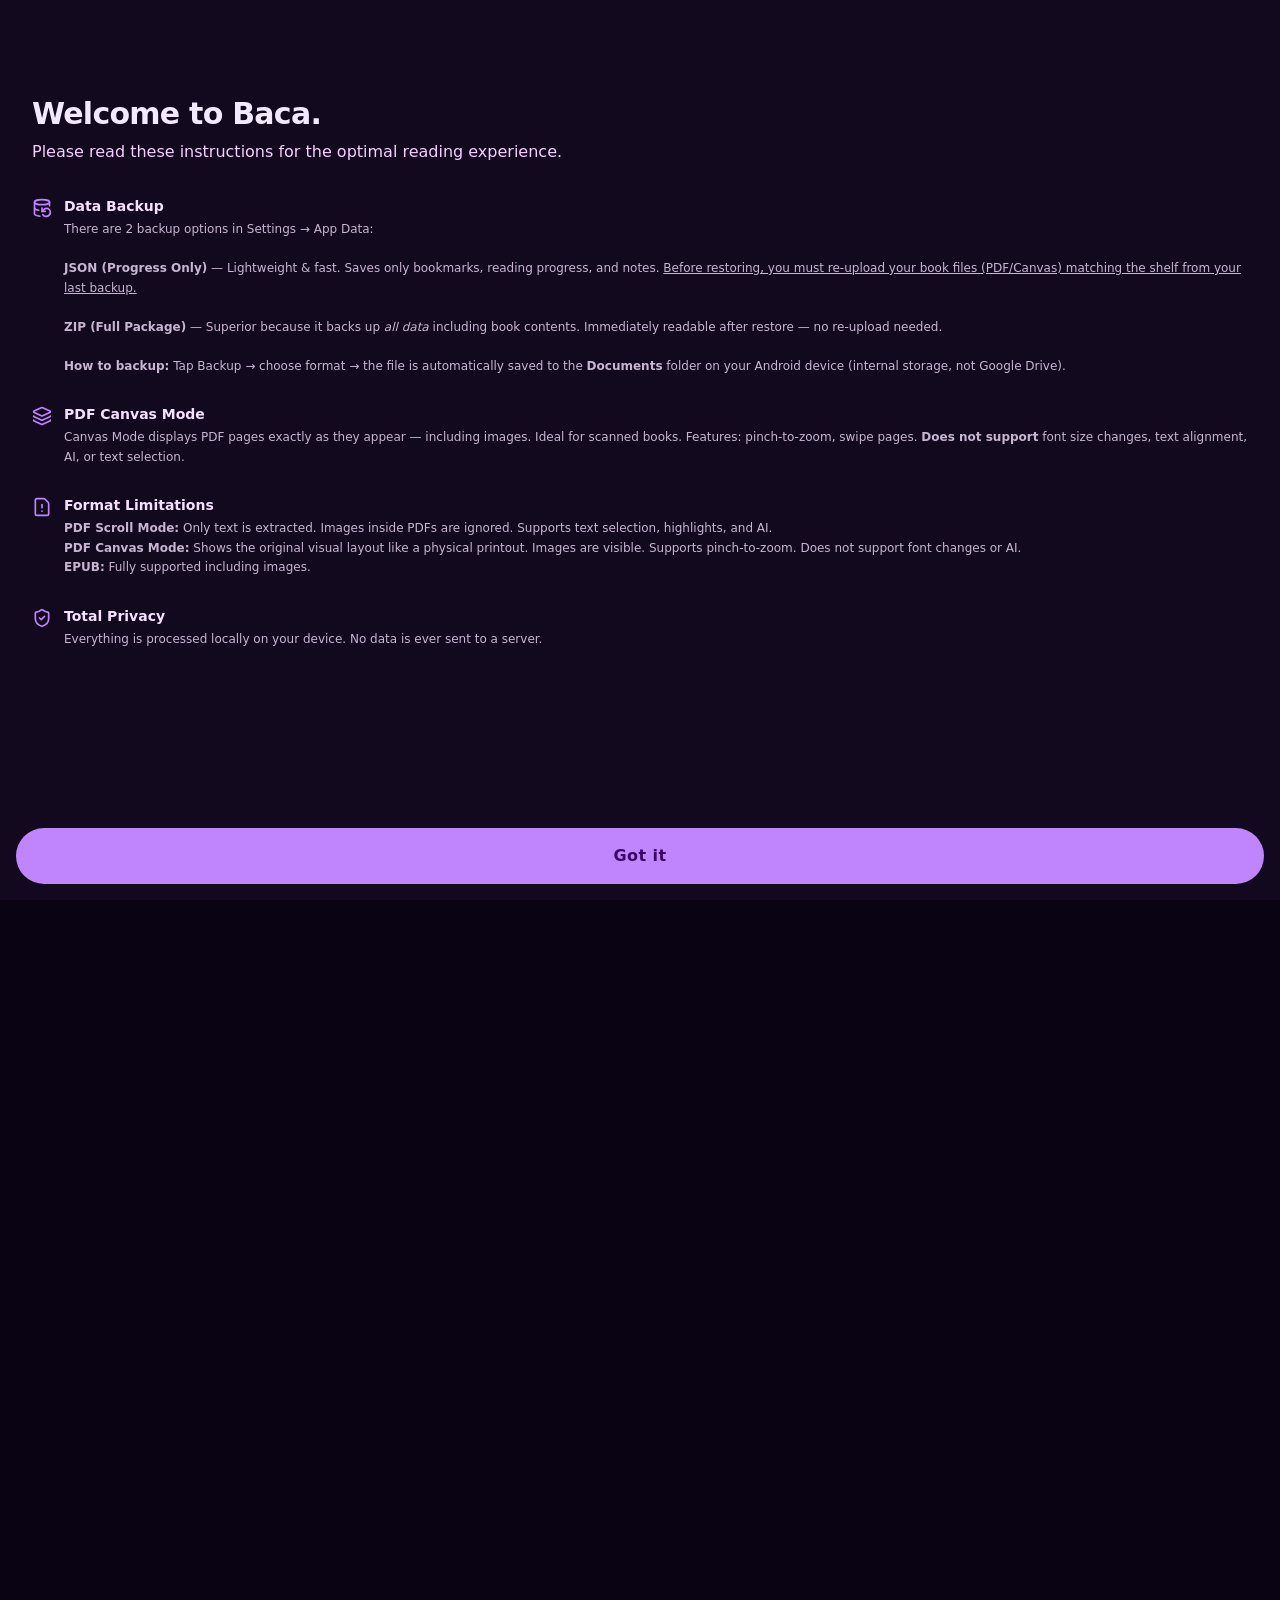
<file: www/index.html>
<!DOCTYPE html>
<html lang="en">
<head>
    <meta charset="UTF-8">
    <meta name="viewport" content="width=device-width, initial-scale=1.0, maximum-scale=1.0, user-scalable=no, viewport-fit=cover">
    
    <!-- PWA Meta Tags -->
    <meta name="apple-mobile-web-app-capable" content="yes">
    <meta name="apple-mobile-web-app-status-bar-style" content="black-translucent">
    <meta name="theme-color" content="#1C1B1E">
    <title>Baca.</title>
    
    <!-- External Libs -->
    <script src="libs/tailwindcss.js"></script>
    <script src="libs/pdf.min.js"></script>
    <script src="libs/localforage.min.js"></script>
    <script src="libs/jszip.min.js"></script>
    <script src="libs/lucide.js"></script>
    <script src="libs/marked.min.js"></script>

    <!-- Konfigurasi Statis (Tailwind, Palet, i18n) -->
    <script src="js/config.js"></script>

    <!-- Google Fonts -->
    <link rel="preconnect" href="https://fonts.googleapis.com">
    <link rel="preconnect" href="https://fonts.gstatic.com" crossorigin>
    <link href="https://fonts.googleapis.com/css2?family=Inter:wght@400;500;600;700&family=Lora:ital,wght@0,400;0,500;1,400&family=Merriweather:wght@300;400;700&family=Playfair+Display:ital,wght@0,400;0,600;1,400&family=Space+Mono&family=Outfit:wght@500;700;900&display=swap" rel="stylesheet">
    
    <!-- CSS Terpisah & Tema Dinamis -->
    <link rel="stylesheet" href="css/style.css">
    <style id="dynamic-theme"></style>
    <style id="reader-theme-style"></style>
    <style>
        @keyframes splash-bar {
            0%   { left: -50%; width: 40%; }
            50%  { left: 30%; width: 50%; }
            100% { left: 100%; width: 40%; }
        }
        .splash-bar-anim {
            animation: splash-bar 1.2s cubic-bezier(0.4, 0, 0.2, 1) infinite;
        }
    </style>
    <!-- UI selalu Dark Mode -->
    <script>
        (function() {
            try {
                document.documentElement.classList.add('dark');
                document.getElementById && document.addEventListener('DOMContentLoaded', function() {
                    var s = document.getElementById('splash-screen');
                    if (s) s.style.backgroundColor = '#0B0314';
                });
            } catch(e) {}
        })();
    </script>
</head>
<body class="font-sans flex flex-col relative">

    <!-- VIEW: LIBRARY -->
    <div id="library-view" class="absolute inset-0 flex flex-col overflow-hidden transition-transform duration-500 origin-bottom bg-m3-bg z-10 w-full">
        
        <header id="main-header" class="flex-none sticky top-0 z-40 bg-m3-bg pt-[calc(env(safe-area-inset-top,0px)+3rem)] pb-2 px-5 transition-all duration-300">
            <div class="flex items-center gap-3 w-full" id="search-nav-row">
                <button onclick="toggleLayoutMode()" id="layout-btn" class="w-10 h-10 shrink-0 flex items-center justify-center text-m3-onBg bg-m3-surfaceVariant/50 rounded-full btn-morph outline-none">
                    <i data-lucide="layout-grid"></i>
                </button>
                <div id="search-container" class="flex-1">
                    <div id="search-capsule" onclick="openSearchMode()" class="bg-m3-surfaceVariant text-m3-onSurfaceVariant p-1 rounded-full flex items-center h-12 w-full cursor-pointer transition-all duration-300 shadow-sm border-none select-none">
                        <i data-lucide="search" class="w-5 h-5 ml-3 opacity-70 shrink-0"></i>
                        <span class="ml-3 font-bold opacity-60 text-sm truncate" id="search-dummy-text">Cari...</span>
                    </div>
                </div>
                <button onclick="openModal('global-settings-modal', 'global-settings-sheet', false)" id="settings-btn" class="w-10 h-10 shrink-0 flex items-center justify-center text-m3-onBg bg-m3-surfaceVariant/50 rounded-full btn-morph outline-none">
                    <i data-lucide="menu"></i>
                </button>
            </div>
        </header>
        <!-- MORPHING FULLSCREEN SEARCH MODAL -->
        <div id="search-fullscreen-modal" class="fixed z-[100] bg-m3-surfaceVariant text-m3-onSurfaceVariant flex-col justify-start hidden opacity-0 search-morph" style="background-color: var(--md-sys-color-surface-variant) !important; top:0; left:0; width:100vw; height:100vh; border-radius:0px; overflow:hidden;">
            <div class="flex items-center px-2 pt-[calc(env(safe-area-inset-top,0px)+3rem)] pb-3 bg-transparent shrink-0">
                <button onclick="closeSearchMode()" class="w-12 h-12 flex items-center justify-center rounded-full text-m3-onSurface shrink-0 btn-morph"><i data-lucide="arrow-left"></i></button>
                <input type="text" id="global-search" class="flex-1 bg-transparent border-none outline-none font-bold text-m3-onSurface text-base px-2" autocomplete="off">
                <button id="search-clear-btn" onclick="clearSearchInput()" class="w-12 h-12 flex items-center justify-center rounded-full text-m3-onSurfaceVariant shrink-0 hidden btn-morph"><i data-lucide="x" class="w-5 h-5"></i></button>
            </div>
            <div id="search-results-wrapper" class="flex-1 overflow-y-auto w-full relative bg-transparent pt-2 pb-20">
                <!-- Hasil pencarian lokal -->
                <div id="local-search-results" class="grid grid-cols-2 gap-4 px-5 py-4 w-full hidden"></div>
                <!-- Archive Panel akan numpang ke sini saat aktif -->
            </div>
        </div>

        <div id="library-content-scroll" class="flex-1 overflow-y-auto overflow-x-hidden w-full pb-[150px] relative">

            <div id="loading-state" class="hidden mb-8 mx-5 p-5 bg-m3-secondaryContainer text-m3-onSecondaryContainer rounded-[28px]">
                <div class="flex justify-between items-end mb-3">
                    <p id="loading-text" class="font-bold text-sm leading-tight">Reading Document...</p>
                    <p id="loading-percent" class="font-bold text-base">0%</p>
                </div>
                <div class="h-2 w-full bg-black/10 dark:bg-white/10 rounded-full overflow-hidden relative">
                    <div id="loading-bar" class="absolute h-full w-0 bg-m3-primary progress-smooth rounded-full"></div>
                </div>
            </div>

            <!-- TAB 1: HOME — Jelajahi Arsip (Internet Archive dashboard) -->
            <div id="tab-home" class="w-full px-0 transition-opacity duration-300">
                <div class="px-5 mb-4 flex justify-between items-center mt-2">
                    <h2 id="str-jelajah-arsip" class="text-2xl font-black tracking-tight text-m3-onBg">Jelajahi Arsip</h2>
                    <button onclick="loadArchivePlayBooksStyle()" class="w-9 h-9 flex items-center justify-center rounded-full bg-m3-surfaceVariant text-m3-onSurfaceVariant btn-morph"><i data-lucide="refresh-cw" class="w-4 h-4"></i></button>
                </div>
                <section id="statistics-section" class="mb-8 mt-1 px-5 transition-all duration-300 origin-top overflow-hidden">
                    <div class="bg-m3-secondaryContainer text-m3-onSecondaryContainer rounded-[28px] p-4 shadow-sm relative flex flex-col justify-center min-h-[100px]">
                        <div class="flex items-center justify-between mb-3 relative z-10">
                            <div class="flex items-center gap-2">
                                <div class="w-1.5 h-4 bg-m3-primary rounded-full"></div>
                                <h2 class="text-xs font-black uppercase tracking-[0.15em] text-m3-onSecondaryContainer" id="str-stat-title">Statistik</h2>
                            </div>
                            <button id="stat-expand-btn" onclick="toggleStatChart()" class="flex items-center gap-1.5 px-3 py-1.5 rounded-full bg-m3-onSecondaryContainer/10 btn-morph"><i data-lucide="bar-chart-2" class="w-3.5 h-3.5 text-m3-onSecondaryContainer" id="stat-expand-icon"></i><span class="text-[10px] font-bold text-m3-onSecondaryContainer" id="str-stat-expand">Lihat Grafik</span></button>
                        </div>
                        <div class="grid grid-cols-4 gap-2 relative z-10">
                            <div class="flex flex-col items-center justify-center"><span class="text-2xl font-black text-m3-onSecondaryContainer tracking-tighter" id="stat-val-total">0</span><span class="text-[9px] font-bold uppercase tracking-widest opacity-70 mt-0.5" id="str-stat-total">Koleksi</span></div>
                            <div class="flex flex-col items-center justify-center"><span class="text-2xl font-black text-m3-onSecondaryContainer tracking-tighter" id="stat-val-reading">0</span><span class="text-[9px] font-bold uppercase tracking-widest opacity-70 mt-0.5" id="str-stat-reading">Dibaca</span></div>
                            <div class="flex flex-col items-center justify-center"><span class="text-2xl font-black text-m3-onSecondaryContainer tracking-tighter" id="stat-val-completed">0</span><span class="text-[9px] font-bold uppercase tracking-widest opacity-70 mt-0.5" id="str-stat-completed">Selesai</span></div>
                            <div class="flex flex-col items-center justify-center"><span class="text-2xl font-black text-m3-onSecondaryContainer tracking-tighter" id="stat-val-notes">0</span><span class="text-[9px] font-bold uppercase tracking-widest opacity-70 mt-0.5" id="str-stat-notes">Catatan</span></div>
                        </div>
                        <div id="stat-chart-area" class="overflow-hidden" style="height:0px; opacity:0;"><div class="mt-5 pt-4 border-t border-m3-onSecondaryContainer/15 relative z-10"><canvas id="stat-chart-canvas" height="120" class="w-full rounded-2xl"></canvas></div></div>
                    </div>
                </section>
                <div id="archive-dashboard" class="flex flex-col gap-6 w-full"></div>
                <div id="archive-results-panel" class="hidden flex flex-col gap-2.5 overflow-y-auto pb-6 w-full">
                    <div id="archive-state-loading" class="hidden flex flex-col gap-2.5 py-2">
                        <div class="skeleton h-20 w-full"></div>
                        <div class="skeleton h-20 w-full"></div>
                        <div class="skeleton h-20 w-full"></div>
                    </div>
                    <div id="archive-state-offline" class="hidden flex flex-col items-center justify-center py-8 gap-2 opacity-50">
                        <i data-lucide="wifi-off" class="w-10 h-10 text-m3-onBg"></i>
                        <span class="text-xs font-bold text-m3-onBg text-center">Tidak ada koneksi internet.</span>
                    </div>
                    <div id="archive-state-empty" class="hidden flex flex-col items-center justify-center py-8 gap-2 opacity-50">
                        <i data-lucide="search-x" class="w-10 h-10 text-m3-onBg"></i>
                        <span id="str-archive-empty" class="text-xs font-bold text-m3-onBg">Tidak ada hasil. Coba kata lain.</span>
                    </div>
                    <div id="archive-state-error" class="hidden flex flex-col items-center justify-center py-8 gap-2 opacity-50">
                        <i data-lucide="alert-circle" class="w-10 h-10 text-m3-onBg"></i>
                        <span id="archive-error-text" class="text-xs font-bold text-m3-onBg text-center">Gagal mencari.</span>
                    </div>
                    <div id="archive-cards" class="flex flex-col gap-2.5"></div>
                </div>
            </div>

            <!-- TAB 2: SCROLL — Rak lokal mode Scroll (teks dinamis) -->
            <div id="tab-scroll" class="w-full px-5 hidden transition-opacity duration-300">

            <div id="scroll-continue-section" class="hidden mb-8 -mx-5 mt-2">
                <h2 id="str-continue-reading" class="text-base font-bold mb-4 text-m3-onBg px-5 tracking-tight">Lanjutkan Membaca</h2>
                <div id="scroll-top-slider" class="flex gap-3 overflow-x-auto snap-x snap-proximity px-5 pb-2 hide-scroll" style="scroll-padding-left: 1.25rem;">
                </div>
            </div>

            <!-- PINNED BOOKS SECTION -->
            <div id="pinned-books-section" class="hidden mb-8 mt-2">
                <div class="flex items-center gap-2 mb-4">
                    <i data-lucide="pin" class="w-5 h-5 text-m3-primary fill-m3-primary/20"></i>
                    <h2 id="str-pinned-books" class="text-base font-bold text-m3-onBg tracking-tight">Buku Disematkan</h2>
                </div>
                <div id="pinned-book-grid" class="grid grid-cols-3 md:grid-cols-4 lg:grid-cols-5 gap-3 w-full"></div>
            </div>

            <!-- RAK MEMBACA SCROLL MODE (TEKS DINAMIS) -->
            <div id="scroll-collection-section" class="hidden mb-8 mt-4">
                <div class="flex items-center gap-2 mb-4">
                    <i data-lucide="align-left" class="w-5 h-5 text-m3-primary"></i>
                    <h2 id="str-scroll-rak-title" class="text-base font-bold text-m3-onBg tracking-tight">Rak Mode Scroll</h2>
                </div>
                <div id="scroll-book-grid" class="grid grid-cols-3 md:grid-cols-4 lg:grid-cols-5 gap-3 w-full"></div>
            </div>

            <div id="empty-state" class="flex flex-col items-center justify-center mt-20 opacity-40">
                <i data-lucide="library" class="w-16 h-16 mb-4"></i>
                <p class="text-lg font-bold text-center tracking-tight" id="str-lib-empty">Library is Empty.</p>
            </div>
            </div>
            <!-- /TAB 2: SCROLL -->

            <!-- TAB 3: CANVAS — Rak lokal mode Canvas (layout asli / scan) -->
            <div id="tab-canvas" class="w-full px-5 hidden transition-opacity duration-300">
                <div id="canvas-continue-section" class="hidden mb-8 -mx-5 mt-2">
                    <h2 id="str-continue-reading-canvas" class="text-base font-bold mb-4 text-m3-onBg px-5 tracking-tight">Lanjutkan Membaca</h2>
                    <div id="canvas-top-slider" class="flex gap-3 overflow-x-auto snap-x snap-proximity px-5 pb-2 hide-scroll" style="scroll-padding-left: 1.25rem;">
                    </div>
                </div>
                <!-- PINNED BOOKS SECTION (khusus Canvas) -->
                <div id="pinned-books-section-canvas" class="hidden mb-8 mt-2">
                    <div class="flex items-center gap-2 mb-4">
                        <i data-lucide="pin" class="w-5 h-5 text-m3-primary fill-m3-primary/20"></i>
                        <h2 id="str-pinned-books-canvas" class="text-base font-bold text-m3-onBg tracking-tight">Buku Disematkan</h2>
                    </div>
                    <div id="pinned-book-grid-canvas" class="grid grid-cols-3 md:grid-cols-4 lg:grid-cols-5 gap-3 w-full"></div>
                </div>
                <div id="canvas-collection-section" class="mb-8 mt-1">
                    <div class="flex items-center gap-2 mb-4">
                        <i data-lucide="layout" class="w-5 h-5 text-m3-primary"></i>
                        <h2 id="str-canvas-rak-title" class="text-base font-bold text-m3-onBg tracking-tight">Rak Mode Canvas (Layout Asli)</h2>
                    </div>
                    <div id="canvas-book-grid" class="grid grid-cols-3 md:grid-cols-4 lg:grid-cols-5 gap-3 w-full"></div>
                </div>
            </div>
            <!-- /TAB 3: CANVAS -->

            <!-- FALLBACK GRID UNTUK COMPATIBILITY SEARCH -->
            <div id="book-grid" class="hidden grid-cols-3 md:grid-cols-4 lg:grid-cols-5 gap-3 w-full"></div>
        </div>

        <!-- M3 EXPRESSIVE BOTTOM NAVIGATION BAR -->
        <div id="bottom-nav-bar" class="fixed bottom-0 left-0 right-0 bg-m3-bg pb-[calc(env(safe-area-inset-bottom,0px)+10px)] pt-2.5 px-6 z-40 flex justify-between items-center border-none">
            <button onclick="switchTab('home')" id="nav-tab-home" class="flex-1 flex flex-col items-center gap-1 text-m3-onSurface transition-all">
                <div class="w-16 h-8 rounded-full flex items-center justify-center transition-colors nav-indicator bg-m3-secondaryContainer text-m3-onSecondaryContainer"><i data-lucide="globe" class="w-5 h-5"></i></div>
                <span class="text-[10px] font-bold" id="str-nav-home">Beranda</span>
            </button>
            <button onclick="switchTab('scroll')" id="nav-tab-scroll" class="flex-1 flex flex-col items-center gap-1 text-m3-onSurfaceVariant transition-all">
                <div class="w-16 h-8 rounded-full flex items-center justify-center transition-colors nav-indicator"><i data-lucide="align-left" class="w-5 h-5"></i></div>
                <span class="text-[10px] font-bold" id="str-nav-scroll">Scroll</span>
            </button>
            <button onclick="switchTab('canvas')" id="nav-tab-canvas" class="flex-1 flex flex-col items-center gap-1 text-m3-onSurfaceVariant transition-all">
                <div class="w-16 h-8 rounded-full flex items-center justify-center transition-colors nav-indicator"><i data-lucide="layout" class="w-5 h-5"></i></div>
                <span class="text-[10px] font-bold" id="str-nav-canvas">Canvas</span>
            </button>
        </div>

        <div id="fab-container" class="fixed bottom-24 right-6 z-50 transition-all duration-300">
            <button onclick="document.getElementById('doc-upload').click();" class="fab-capsule flex items-center justify-center bg-m3-primary text-m3-onPrimary cursor-pointer shadow-none overflow-hidden">
                <i data-lucide="plus" class="w-8 h-8 shrink-0"></i>
            </button>
            <input type="file" id="doc-upload" accept=".epub,.pdf,.txt,.md" multiple class="hidden">
            <input type="file" id="folder-scan-upload" accept=".epub,.pdf,.txt,.md" multiple webkitdirectory class="hidden">
        </div>
        
        <div id="batch-delete-bar" class="fixed bottom-24 left-1/2 -translate-x-1/2 w-[90%] max-w-[360px] bg-m3-surfaceVariant text-m3-onSurfaceVariant pl-5 pr-2 py-2 z-[60] translate-y-48 opacity-0 pointer-events-none transition-transform duration-300 flex justify-between items-center rounded-full shadow-[0_8px_30px_rgba(0,0,0,0.2)] gap-3 border-none pointer-events-auto">
            <span id="batch-delete-count" class="font-bold text-sm tracking-wide truncate flex-1">0 Terpilih</span>
            <div class="flex gap-1 shrink-0">
                <button onclick="toggleBatchDelete()" id="btn-batch-cancel" class="px-4 py-2.5 font-bold text-[11px] uppercase tracking-wider text-m3-onSurfaceVariant bg-transparent rounded-full btn-morph hover:bg-m3-onSurfaceVariant/10 transition-colors">Batal</button>
                <button onclick="executeBatchDelete()" id="btn-batch-exec" class="px-4 py-2.5 font-bold text-[11px] uppercase tracking-wider bg-m3-primary text-m3-onPrimary rounded-full btn-morph shadow-sm">Hapus</button>
            </div>
        </div>
    </div>

    <!-- VIEW: READER -->
    <div id="reader-view" class="absolute inset-0 flex flex-col bg-m3-bg text-m3-onBg transform translate-y-full transition-transform duration-500 ease-in-out z-20 w-full overflow-hidden">
        
        <div id="reader-loading-overlay" class="absolute inset-0 z-50 bg-m3-bg flex flex-col items-center justify-center transition-opacity duration-300 hidden opacity-0">
            <div class="relative w-16 h-16 mb-6 flex items-center justify-center">
                <div class="absolute inset-0 border-4 border-m3-surfaceVariant rounded-full"></div>
                <div class="absolute inset-0 border-4 border-m3-primary rounded-full border-t-transparent animate-spin"></div>
                <i data-lucide="book-open" class="w-6 h-6 text-m3-primary animate-pulse"></i>
            </div>
            <p id="str-reader-loading" class="text-m3-primary font-bold tracking-widest uppercase text-xs animate-pulse">Memuat Buku...</p>
        </div>

        <!-- HEADER FLOATING -->
        <div id="reader-floating-header" class="absolute top-[calc(env(safe-area-inset-top,0px)+1.5rem)] left-1/2 -translate-x-1/2 bg-m3-surfaceVariant text-m3-onSurfaceVariant px-5 py-2 rounded-full z-30 pointer-events-none flex flex-col items-center shadow-lg max-w-[80%] transition-all duration-500 ease-[cubic-bezier(0.34,1.56,0.64,1)] border-none translate-y-0 opacity-100">
            <span id="reader-title" class="font-bold truncate w-full text-center text-xs">Title</span>
            <span id="reader-progress-text" class="text-[0.6rem] font-bold opacity-80 uppercase tracking-widest mt-0.5">0%</span>
        </div>

        <!-- AREA BACA UTAMA -->
        <div class="flex-1 relative overflow-hidden flex w-full">
            
            <!-- MODE SCROLL (HTML Nodes) -->
            <div id="reader-content" oncontextmenu="event.preventDefault()" class="absolute inset-0 overflow-y-auto overflow-x-hidden px-5 pt-24 pb-40 scroll-smooth reader-dynamic-text w-full">
                <div id="reader-inner" class="max-w-4xl mx-auto reader-text-container space-y-5"></div>
            </div>

            <!-- MODE CANVAS (Layout Asli) -->
            <div id="canvas-container" class="hidden absolute inset-0 overflow-hidden w-full h-full bg-m3-bg select-none" style="padding-top: 56px; padding-bottom: 0px;">
                <div id="canvas-zoom-viewport" class="w-full h-full overflow-hidden flex items-center justify-center">
                    <!-- Wrapper: di-center oleh flex parent, transform-origin center agar zoom tidak loncat -->
                    <div id="canvas-wrapper" class="shadow-lg bg-white flex-shrink-0" style="transform-origin: center center; position: relative; overflow: visible;">
                        <!-- canvas-prev/next: NUMPUK PAS di posisi yang sama dengan page-stage (bukan di samping!),
                             di lapisan belakang (z-index rendah). Statis, gak pernah ikut transform.
                             z-index ditoggle JS sesuai arah drag, biar yg kebuka pas geser itu yg benar. -->
                        <canvas id="canvas-next" class="block" style="position:absolute; top:0; left:0; display:block; z-index:1;"></canvas>
                        <!-- page-stage-prev: mover KHUSUS buat "halaman sebelumnya" — beda dari page-stage,
                             elemen ini yang animasi masuk dari kiri lalu NIMPA halaman aktif (bukan sebaliknya).
                             Statis (display:none) kalau lagi gak dipakai. -->
                        <div id="page-stage-prev" style="position:absolute; top:0; left:0; z-index:1; display:none;">
                            <canvas id="canvas-prev" class="block" style="display:block;"></canvas>
                            <div id="lift-shadow-prev" class="lift-shadow-fixed" style="position:absolute; inset:0; pointer-events:none; opacity:0; z-index:0;"></div>
                            <div id="fold-shadow-prev" style="position:absolute; inset:0; pointer-events:none; opacity:0; z-index:3;"></div>
                            <div id="seam-shadow-prev" style="position:absolute; top:0; bottom:0; width:140px; pointer-events:none; opacity:0; z-index:4;"></div>
                        </div>
                        <!-- page-stage: HANYA halaman aktif ini yang boleh ditranslate/rotateY. Selalu di atas. -->
                        <div id="page-stage" style="position:relative; z-index:3; display:inline-block;">
                            <!-- Lift shadow: box-shadow TETAP (didefinisikan sekali di CSS), yang berubah cuma
                                 opacity-nya (murah/GPU-only) — bukan animasi box-shadow tiap frame (mahal/CPU repaint). -->
                            <div id="lift-shadow" class="lift-shadow-fixed" style="position:absolute; inset:0; pointer-events:none; opacity:0; z-index:0;"></div>
                            <canvas id="pdf-canvas" class="block" style="display:block;"></canvas>
                            <!-- Highlight layer: kotak stabilo warna di bawah TextLayer -->
                            <div id="canvas-highlight-layer" style="position: absolute; top: 0; left: 0; right: 0; bottom: 0; pointer-events: none; z-index: 1;"></div>
                            <!-- TextLayer transparan PDF.js untuk text selection di Canvas Mode -->
                            <div id="canvas-text-layer" oncontextmenu="event.preventDefault()" class="textLayer" style="position: absolute; top: 0; left: 0; right: 0; bottom: 0; overflow: hidden; pointer-events: auto; z-index: 2;"></div>
                            <!-- Fold shadow: shading dinamis biar kesan kertas melengkung, nempel & ikut muter di page-stage -->
                            <div id="fold-shadow" style="position:absolute; inset:0; pointer-events:none; opacity:0; z-index:3;"></div>
                            <!-- Seam shadow: nempel di TEPI page-stage yg lagi ke-lift, ikut translate/rotate bareng
                                 page-stage — otomatis pas nutupin garis sambungan ke halaman statis di belakangnya. -->
                            <div id="seam-shadow" style="position:absolute; top:0; bottom:0; width:140px; pointer-events:none; opacity:0; z-index:4;"></div>
                        </div>
                    </div>
                </div>
                

            </div>

            <div id="side-panel-overlay" class="hidden absolute inset-0 bg-black/20 z-30 transition-opacity"></div>

            <!-- Panel Daftar Isi -->
            <div id="toc-panel" class="side-panel absolute right-0 top-0 bottom-0 w-72 bg-m3-surfaceVariant p-6 transform translate-x-full opacity-0 z-40 overflow-y-auto">
                <h3 id="str-toc-title" class="text-lg font-bold mb-6 text-m3-onSurfaceVariant flex items-center gap-2"><i data-lucide="list-tree"></i> Daftar Isi</h3>
                <!-- Peringatan Canvas Mode -->
                <div id="toc-canvas-warning" class="hidden mb-4 p-4 rounded-2xl bg-amber-500/10 border border-amber-500/20 flex gap-2.5 items-start">
                    <i data-lucide="alert-triangle" class="w-5 h-5 shrink-0 mt-0.5 text-amber-500"></i>
                    <p id="str-toc-canvas-warning" class="text-[10px] font-bold leading-relaxed text-amber-700 dark:text-amber-400">Untuk mode canvas, daftar isi tidak tersedia.</p>
                </div>
                <div id="toc-list" class="space-y-2 flex flex-col pb-20"></div>
            </div>

            <!-- Panel Bookmark -->
            <div id="bookmark-panel" class="side-panel absolute right-0 top-0 bottom-0 w-72 bg-m3-surfaceVariant p-6 transform translate-x-full opacity-0 z-40 overflow-y-auto">
                <h3 id="str-bookmark-title" class="text-lg font-bold mb-4 text-m3-onSurfaceVariant flex items-center gap-2"><i data-lucide="bookmark"></i> Bookmark</h3>
                <div class="relative mb-4">
                    <i data-lucide="search" class="w-4 h-4 absolute left-3 top-1/2 -translate-y-1/2 opacity-50 text-m3-onSurface pointer-events-none"></i>
                    <input type="text" id="bookmark-search-input" oninput="filterBookmarkPanel(this.value)" class="w-full bg-m3-surface text-m3-onSurface text-sm font-bold pl-9 pr-3 py-2.5 rounded-2xl border-none outline-none placeholder:opacity-50" placeholder="Cari judul bookmark...">
                </div>
                <div id="bookmark-list" class="space-y-2 flex flex-col pb-20"></div>
                <div id="bookmark-empty" class="text-sm opacity-50 p-3 text-center hidden font-bold"><span id="str-bookmark-empty">Belum ada pembatas buku.</span></div>
            </div>
            
            <!-- Panel Tampilan & Pencarian -->
            <div id="settings-panel" class="side-panel absolute right-0 top-0 bottom-0 w-72 bg-m3-surfaceVariant p-6 transform translate-x-full opacity-0 z-40 overflow-y-auto">
                <h3 id="str-set-title" class="text-lg font-bold mb-6 text-m3-onSurfaceVariant flex items-center gap-2"><i data-lucide="sliders-horizontal"></i> Tampilan</h3>
                
                <div class="space-y-6 pb-20">
                    <!-- Panel Warns Canvas Mode (Dinamis Di-enable/Disable via JS) -->
                    <div id="canvas-warning-info" class="hidden p-4 rounded-3xl bg-red-500/10 dark:bg-red-950/20 text-red-600 dark:text-red-400 border border-red-500/20 flex gap-2.5 items-start">
                        <i data-lucide="alert-triangle" class="w-5 h-5 shrink-0 mt-0.5"></i>
                        <p id="str-pdf-canvas-warning" class="text-[10px] font-bold leading-relaxed">Fitur tipografi (ukuran font, perataan, dll) dinonaktifkan pada Mode Canvas. Text selection, AI lookup, dan bookmark tersedia.</p>
                    </div>

                    <div id="setting-group-search">
                        <label id="str-set-search" class="text-xs font-bold opacity-70 block mb-3 uppercase tracking-wider">Pencarian</label>
                        <!-- Search teks dalam buku: aktif untuk Scroll Mode & Canvas Mode (jika PDF punya teks) -->
                        <div id="search-scroll-area">
                            <div id="inbook-search-capsule" class="search-capsule bg-m3-surface p-1 rounded-full relative flex items-center h-14 border-none transition-all duration-300">
                                <i data-lucide="search" class="w-5 h-5 ml-4 opacity-70 text-m3-onSurface shrink-0 pointer-events-none"></i>
                                <input type="text" id="inbook-search-input" class="w-full bg-transparent border-none outline-none py-2 pl-3 pr-4 text-sm font-bold text-m3-onSurface placeholder:opacity-60" placeholder="Cari dalam buku...">
                            </div>
                            <div id="search-results-panel" class="hidden mt-3 max-h-48 overflow-y-auto rounded-2xl bg-m3-surface text-xs shadow-md border-none pointer-events-auto flex-col gap-1 p-2"></div>
                        </div>
                        <!-- Canvas mode + PDF tanpa teks (hasil scan/gambar): tampilkan indikator -->
                        <div id="search-canvas-image-warning" class="hidden p-3 rounded-2xl bg-m3-surface flex items-center gap-2.5 opacity-70">
                            <i data-lucide="image-off" class="w-4 h-4 shrink-0 text-m3-onSurfaceVariant"></i>
                            <p id="str-search-canvas-image-warning" class="text-xs font-bold text-m3-onSurfaceVariant">PDF ini hanya berisi gambar, pencarian kata tidak tersedia.</p>
                        </div>
                        <!-- Canvas mode: lompat ke halaman -->
                        <div id="canvas-jump-area" class="hidden mt-3">
                            <label id="str-set-jump-label" class="text-xs font-bold opacity-70 block mb-2 uppercase tracking-wider">Lompat ke Halaman</label>
                            <div class="flex items-center gap-2 bg-m3-surface p-1 pl-4 rounded-full h-14">
                                <i data-lucide="hash" class="w-5 h-5 opacity-70 text-m3-primary shrink-0 pointer-events-none"></i>
                                <input type="number" id="canvas-jump-input" min="1"
                                    class="flex-1 bg-transparent border-none outline-none text-sm font-bold text-m3-onSurface placeholder:opacity-60 [appearance:textfield] [&::-webkit-outer-spin-button]:appearance-none [&::-webkit-inner-spin-button]:appearance-none"
                                    placeholder="Halaman..."
                                    onkeydown="if(event.key==='Enter') window.executeJumpToPage()">
                                <button onclick="window.executeJumpToPage()" class="px-4 py-2 bg-m3-primary text-m3-onPrimary rounded-full font-bold text-xs btn-morph shrink-0" id="str-set-jump-go">Go</button>
                            </div>
                        </div>
                    </div>



                    <div id="setting-group-theme">
                        <label id="str-set-theme" class="text-xs font-bold opacity-70 block mb-3 uppercase tracking-wider">Mode Tema</label>
                        <div class="capsule-group bg-m3-surface p-1 rounded-full">
                            <button id="theme-btn-light" onclick="setReaderTheme('light')" class="capsule-btn py-2 font-bold text-xs">Light</button>
                            <button id="theme-btn-dark" onclick="setReaderTheme('dark')" class="capsule-btn py-2 font-bold text-xs">Dark</button>
                            <button id="theme-btn-amoled" onclick="setReaderTheme('amoled')" class="capsule-btn py-2 font-bold text-xs">AMOLED</button>
                        </div>
                    </div>
                    <div id="setting-group-size">
                        <label id="str-set-size" class="text-xs font-bold opacity-70 block mb-3 uppercase tracking-wider">Ukuran Teks</label>
                        <div class="capsule-group bg-m3-surface p-1 rounded-full">
                            <button id="typo-sz-sm" onclick="changeTypo('size', '1rem')" class="capsule-btn py-2 font-bold text-xs">Small</button>
                            <button id="typo-sz-md" onclick="changeTypo('size', '1.2rem')" class="capsule-btn py-2 font-bold text-xs">Med</button>
                            <button id="typo-sz-lg" onclick="changeTypo('size', '1.5rem')" class="capsule-btn py-2 font-bold text-xs">Large</button>
                        </div>
                    </div>
                    <div id="setting-group-align">
                        <label id="str-set-align" class="text-xs font-bold opacity-70 block mb-3 uppercase tracking-wider">Perataan Teks</label>
                        <div class="capsule-group bg-m3-surface p-1 rounded-full">
                            <button id="typo-al-left" onclick="changeTypo('align', 'left')" class="capsule-btn py-2"><i data-lucide="align-left" class="w-4 h-4"></i></button>
                            <button id="typo-al-center" onclick="changeTypo('align', 'center')" class="capsule-btn py-2"><i data-lucide="align-center" class="w-4 h-4"></i></button>
                            <button id="typo-al-justify" onclick="changeTypo('align', 'justify')" class="capsule-btn py-2"><i data-lucide="align-justify" class="w-4 h-4"></i></button>
                        </div>
                    </div>
                    <div id="setting-group-font">
                        <label id="str-set-font" class="text-xs font-bold opacity-70 block mb-3 uppercase tracking-wider">Jenis Font</label>
                        <div class="flex flex-col gap-2">
                            <button id="typo-fn-lora" onclick="changeTypo('font', 'Lora')" class="btn-morph py-3 px-4 bg-m3-surface rounded-2xl text-left font-serif font-bold text-sm">Lora</button>
                            <button id="typo-fn-merri" onclick="changeTypo('font', 'Merriweather')" class="btn-morph py-3 px-4 bg-m3-surface rounded-2xl text-left font-merriweather font-bold text-sm">Merriweather</button>
                            <button id="typo-fn-playfair" onclick="changeTypo('font', 'Playfair Display')" class="btn-morph py-3 px-4 bg-m3-surface rounded-2xl text-left font-playfair font-bold text-sm">Playfair</button>
                            <button id="typo-fn-inter" onclick="changeTypo('font', 'Inter')" class="btn-morph py-3 px-4 bg-m3-surface rounded-2xl text-left font-sans font-bold text-sm">Inter</button>
                            <button id="typo-fn-mono" onclick="changeTypo('font', 'Space Mono')" class="btn-morph py-3 px-4 bg-m3-surface rounded-2xl text-left font-mono font-bold text-sm">Mono</button>
                            <button id="typo-fn-google" onclick="changeTypo('font', 'Google Sans Flex')" class="btn-morph py-3 px-4 bg-m3-surface rounded-2xl text-left font-google font-bold text-sm">Google Sans Flex</button>
                        </div>
                    </div>
                </div>
            </div>
        </div>



        <!-- PROGRESS BAR (di Canvas Mode: bisa digeser/diketuk untuk lompat halaman) -->
        <div id="progress-container" class="h-1 w-full bg-m3-surfaceVariant shrink-0 z-40 relative">
            <div id="reading-progress-bar" class="h-full bg-m3-primary progress-smooth w-0"></div>
            <div id="progress-drag-handle" class="hidden absolute top-1/2 -translate-y-1/2 -translate-x-1/2 w-3 h-3 rounded-full bg-m3-primary shadow-md pointer-events-none" style="left:0%"></div>
            <div id="progress-drag-tooltip" class="hidden absolute -translate-x-1/2 -translate-y-full bg-m3-primary text-m3-onPrimary text-xs font-bold px-3 py-1.5 rounded-full shadow-lg pointer-events-none whitespace-nowrap" style="left:0%; bottom: calc(100% + 10px);">1 / 1</div>
        </div>

        <!-- CANVAS PAGE INDICATOR (di atas bottom bar, hanya canvas mode) -->
        <div id="canvas-page-indicator-bar" class="hidden bg-m3-surfaceVariant/80 px-3 py-1.5 shrink-0 z-40 flex items-center gap-2" style="display:none !important">
            <!-- This element is kept for backward compat, logic moved to canvas-page-controller -->
        </div>
        <!-- Canvas Default Zoom Slider (floating, muncul dari tombol di controller) -->
        <div id="canvas-zoom-slider-container" class="hidden absolute bottom-24 left-1/2 -translate-x-1/2 bg-m3-surfaceVariant/95 backdrop-blur-md px-3 py-2.5 rounded-full shadow-lg z-50 flex items-center gap-2 transition-all duration-300 opacity-0 translate-y-4">
            <button onclick="window.stepZoom(-0.1)" class="w-7 h-7 flex items-center justify-center rounded-full bg-m3-surface text-m3-onSurface btn-morph shrink-0 active:scale-90 transition-transform">
                <i data-lucide="zoom-out" class="w-4 h-4 text-m3-onSurfaceVariant"></i>
            </button>
            <input type="range" id="canvas-default-zoom" min="0.5" max="3.0" step="0.1" value="1.0" class="w-28 h-1.5 bg-m3-onSurfaceVariant/30 rounded-lg appearance-none cursor-pointer accent-m3-primary outline-none">
            <button onclick="window.stepZoom(0.1)" class="w-7 h-7 flex items-center justify-center rounded-full bg-m3-surface text-m3-onSurface btn-morph shrink-0 active:scale-90 transition-transform">
                <i data-lucide="zoom-in" class="w-4 h-4 text-m3-onSurfaceVariant"></i>
            </button>
            <span id="canvas-zoom-val" class="text-xs font-bold text-m3-primary min-w-[36px] text-right">1.0x</span>
        </div>

        <!-- Canvas Page Controller: prev/next + nomor halaman -->
        <div id="canvas-page-controller" class="hidden bg-m3-surfaceVariant/90 px-3 py-1.5 shrink-0 z-40 flex items-center gap-2">
            <button onclick="window.prevCanvasPage()" class="w-7 h-7 rounded-full flex items-center justify-center text-m3-primary btn-morph hover:bg-m3-surface transition-colors" title="Halaman Sebelumnya">
                <i data-lucide="chevron-left" class="w-4 h-4"></i>
            </button>
            <div class="flex items-center gap-1 text-xs font-black tracking-wide text-m3-onSurfaceVariant flex-1 justify-center">
                <span id="canvas-page-num" class="text-m3-primary">1</span>
                <span class="opacity-40">/</span>
                <span id="canvas-page-total">1</span>
            </div>
            <button onclick="window.toggleZoomSlider()" class="w-7 h-7 rounded-full flex items-center justify-center text-m3-onSurfaceVariant btn-morph hover:bg-m3-surface transition-colors shrink-0" title="Atur Default Zoom">
                <i data-lucide="zoom-in" class="w-4 h-4"></i>
            </button>
            <button onclick="window.nextCanvasPage()" class="w-7 h-7 rounded-full flex items-center justify-center text-m3-primary btn-morph hover:bg-m3-surface transition-colors" title="Halaman Berikutnya">
                <i data-lucide="chevron-right" class="w-4 h-4"></i>
            </button>
        </div>

        <!-- BOTTOM NAV BAR -->
        <div id="reader-bottom-bar" class="bg-m3-surfaceVariant px-2 pt-2 pb-[calc(env(safe-area-inset-bottom,0px)+0.5rem)] shrink-0 z-40 relative">
            <div class="capsule-group bg-transparent rounded-full h-[60px]">
                <button id="btn-back" class="capsule-btn flex-col gap-1 text-m3-onSurfaceVariant transition-all">
                    <i data-lucide="arrow-left" class="w-5 h-5 pointer-events-none"></i>
                    <span id="str-nav-back" class="text-[10px] font-bold pointer-events-none">Kembali</span>
                </button>
                <button id="btn-toc" class="capsule-btn flex-col gap-1 text-m3-onSurfaceVariant transition-all">
                    <i data-lucide="list" class="w-5 h-5 pointer-events-none"></i>
                    <span id="str-nav-toc" class="text-[10px] font-bold pointer-events-none">Daftar Isi</span>
                </button>
                <button id="btn-bookmarks" onclick="togglePanel(DOM.bookmarkPanel, 'bookmark', 'btn-bookmarks')" class="capsule-btn flex-col gap-1 text-m3-onSurfaceVariant transition-all">
                    <i data-lucide="bookmark" class="w-5 h-5 pointer-events-none"></i>
                    <span id="str-nav-bookmark" class="text-[10px] font-bold pointer-events-none">Bookmark</span>
                </button>
                <button id="btn-settings" class="capsule-btn flex-col gap-1 text-m3-onSurfaceVariant transition-all">
                    <i data-lucide="type" class="w-5 h-5 pointer-events-none"></i>
                    <span id="str-nav-text" class="text-[10px] font-bold pointer-events-none">Teks</span>
                </button>
                <button id="btn-fullscreen" onclick="toggleFullscreenReading()" class="capsule-btn flex-col gap-1 text-m3-onSurfaceVariant transition-all">
                    <i data-lucide="maximize" class="w-5 h-5 pointer-events-none"></i>
                    <span id="str-nav-full" class="text-[10px] font-bold pointer-events-none">Penuh</span>
                </button>
            </div>
        </div>
         
    </div>

    <!-- Welcome Modal -->
    <div id="welcome-modal" class="hidden fixed inset-0 w-full h-full z-[220] bg-m3-bg opacity-0 transition-opacity">
        <div class="modal-content bg-m3-surface w-full h-full flex flex-col translate-y-full border-none" id="welcome-sheet">
            <div class="px-8 pb-8 pt-[calc(env(safe-area-inset-top,0px)+6rem)] overflow-y-auto flex-1">
                <div class="flex items-center justify-between mb-2">
                    <h2 id="str-wel-title" class="text-3xl font-bold text-m3-onSurface tracking-tight">Selamat Datang di Baca.</h2>
                </div>
                <p id="str-wel-desc" class="text-m3-onSurfaceVariant mb-8 font-medium">Harap baca instruksi berikut untuk pengalaman membaca yang optimal.</p>
                <div class="flex flex-col gap-7">
                    <div class="flex gap-3 items-start">
                        <i data-lucide="database-backup" class="text-m3-primary w-5 h-5 mt-0.5 shrink-0"></i>
                        <div>
                            <h3 id="str-wel-backup" class="font-bold mb-1 text-sm">Pencadangan Data</h3>
                            <p id="str-wel-backup-desc" class="text-xs opacity-80 leading-relaxed font-medium">Gunakan fitur Backup di Pengaturan. Tersedia opsi <b>JSON</b> (hanya progres) dan <b>ZIP</b> (full backup isi buku). File disimpan di folder <b>Documents</b> HP lu.</p>
                        </div>
                    </div>
                    <div class="flex gap-3 items-start">
                        <i data-lucide="layers" class="text-m3-primary w-5 h-5 mt-0.5 shrink-0"></i>
                        <div>
                            <h3 id="str-wel-canvas" class="font-bold mb-1 text-sm">Mode Canvas PDF</h3>
                            <p id="str-wel-canvas-desc" class="text-xs opacity-80 leading-relaxed font-medium">Mode Canvas menampilkan halaman PDF persis seperti aslinya.</p>
                        </div>
                    </div>
                    <div class="flex gap-3 items-start">
                        <i data-lucide="file-warning" class="text-m3-primary w-5 h-5 mt-0.5 shrink-0"></i>
                        <div>
                            <h3 id="str-wel-format" class="font-bold mb-1 text-sm">Batasan Format</h3>
                            <p id="str-wel-format-desc" class="text-xs opacity-80 leading-relaxed font-medium"><b>PDF:</b> Hanya teks. Gambar diabaikan.<br><b>EPUB:</b> Didukung penuh.</p>
                        </div>
                    </div>
                    <div class="flex gap-3 items-start">
                        <i data-lucide="shield-check" class="text-m3-primary w-5 h-5 mt-0.5 shrink-0"></i>
                        <div>
                            <h3 id="str-wel-privacy" class="font-bold mb-1 text-sm">Privasi Total</h3>
                            <p id="str-wel-privacy-desc" class="text-xs opacity-80 leading-relaxed font-medium">Diproses secara lokal di perangkat Anda.</p>
                        </div>
                    </div>
                </div>
            </div>
            <div class="p-4 bg-m3-surface border-none">
                <button id="str-wel-btn" onclick="closeWelcome()" class="w-full py-4 bg-m3-primary text-m3-onPrimary rounded-full font-bold btn-morph tracking-wide">Mengerti</button>
            </div>
        </div>
    </div>

    <!-- Global Settings Modal -->
    <div id="global-settings-modal" onclick="if(event.target === this) history.back()" class="hidden fixed inset-0 bg-m3-surface z-[200] flex flex-col opacity-0 transition-opacity duration-300">
        <div class="w-full h-full flex flex-col transform translate-x-full transition-transform duration-300 ease-out bg-m3-surface" id="global-settings-sheet">
            <div class="flex items-center px-4 pt-[calc(env(safe-area-inset-top,0px)+3rem)] pb-4 shrink-0">
                <button onclick="history.back()" class="w-10 h-10 flex items-center justify-center rounded-full bg-transparent text-m3-onSurface btn-morph outline-none"><i data-lucide="arrow-left"></i></button>
                <div class="ml-2 flex-1 flex items-center gap-2">
                    <h1 class="text-2xl font-black tracking-tighter text-m3-onSurface" style="font-family: 'Outfit', sans-serif;">Baca.</h1>
                </div>
            </div>
            <div class="flex-1 overflow-y-auto p-6 pb-32 hide-scroll">
            
<!-- Toggle Mode Ekspresif -->
            <div id="expressive-toggle-container" class="flex items-center justify-between mb-6 bg-m3-surfaceVariant p-2 pl-5 rounded-full cursor-pointer btn-morph" onclick="toggleExpressive()">
                <span class="font-bold text-sm tracking-wide opacity-80" id="str-expressive-label">Mode Ekspresif</span>
                <div class="relative w-16 h-8 rounded-full transition-colors bg-gray-500/40" id="expressive-switch-bg">
                    <div id="expressive-switch-knob" class="absolute top-[2px] left-[2px] w-6 h-6 rounded-full bg-m3-onSurface transition-transform duration-300 ease-out"></div>
                </div>
            </div>

            <div id="setting-group-pageturn" class="mb-6">
                <label id="str-set-pageturn" class="text-xs font-bold opacity-70 block mb-3 px-1 uppercase tracking-wider">Animasi Pindah Halaman (Mode Canvas)</label>
                <div class="capsule-group bg-m3-surfaceVariant p-1 rounded-full">
                    <button id="pageturn-btn-off" onclick="window.setPageTurnAnim(false)" class="capsule-btn py-3 font-bold text-xs"><span id="str-pageturn-off">Nonaktif</span></button>
                    <button id="pageturn-btn-on" onclick="window.setPageTurnAnim(true)" class="capsule-btn py-3 font-bold text-xs"><span id="str-pageturn-on">Aktif</span></button>
                </div>
            </div>

            <h4 id="str-set-palette" class="text-xs font-bold opacity-70 mb-3 px-1 uppercase tracking-wider">Palet Tema</h4>
            <div class="grid grid-cols-5 gap-3 mb-4">
                <button onclick="setTheme('orchid')" class="btn-morph w-full aspect-square rounded-2xl border-none transition-transform active:scale-90 shadow-sm" style="background-color: #8B5CF6;" title="Sunset Orchid"></button>
                <button onclick="setTheme('olive')" class="btn-morph w-full aspect-square rounded-2xl border-none transition-transform active:scale-90 shadow-sm" style="background-color: #4F6F2E;" title="Organic Olive"></button>
                <button onclick="setTheme('coral')" class="btn-morph w-full aspect-square rounded-2xl border-none transition-transform active:scale-90 shadow-sm" style="background-color: #D95232;" title="Terracotta Coral"></button>
                <button onclick="setTheme('teal')" class="btn-morph w-full aspect-square rounded-2xl border-none transition-transform active:scale-90 shadow-sm" style="background-color: #006A7B;" title="Oceanic Teal"></button>
                <button onclick="setTheme('lavender')" class="btn-morph w-full aspect-square rounded-2xl border-none transition-transform active:scale-90 shadow-sm" style="background-color: #5E17EB;" title="Regal Lavender"></button>
                <button onclick="setTheme('rose')" class="btn-morph w-full aspect-square rounded-2xl border-none transition-transform active:scale-90 shadow-sm" style="background-color: #BE123C;" title="Crimson Rose"></button>
                <button onclick="setTheme('lime')" class="btn-morph w-full aspect-square rounded-2xl border-none transition-transform active:scale-90 shadow-sm" style="background-color: #4C6A00;" title="Forest Lime"></button>
                <button onclick="setTheme('sand')" class="btn-morph w-full aspect-square rounded-2xl border-none transition-transform active:scale-90 shadow-sm" style="background-color: #8D6E63;" title="Warm Sand"></button>
                <button onclick="setTheme('monochrome')" class="btn-morph w-full aspect-square rounded-2xl border-none transition-transform active:scale-90 shadow-sm" style="background-color: #37474F;" title="Monochrome Slate"></button>
                <button onclick="setTheme('blueberry')" class="btn-morph w-full aspect-square rounded-2xl border-none transition-transform active:scale-90 shadow-sm" style="background-color: #1A237E;" title="Electric Cobalt"></button>
            </div>
            
            <h4 id="str-set-lang" class="text-xs font-bold opacity-70 mb-3 px-1 mt-6 uppercase tracking-wider">Bahasa</h4>
            <div class="capsule-group bg-m3-surfaceVariant p-1 rounded-full mb-4">
                <button id="wiki-lang-id" onclick="setWikiLang('id')" class="capsule-btn py-3 font-bold text-xs text-m3-onSurfaceVariant">Indonesia</button>
                <button id="wiki-lang-en" onclick="setWikiLang('en')" class="capsule-btn py-3 font-bold text-xs text-m3-onSurfaceVariant">English</button>
                <button id="wiki-lang-es" onclick="setWikiLang('es')" class="capsule-btn py-3 font-bold text-xs text-m3-onSurfaceVariant">Español</button>
            </div>

            <h4 id="str-set-ai-config" class="text-xs font-bold opacity-70 mb-3 px-1 mt-6 uppercase tracking-wider">Konfigurasi AI</h4>
            <div class="mb-4 flex flex-col gap-2">
                <p id="gemini-desc" class="text-[10px] text-m3-onSurfaceVariant opacity-80 px-1 leading-relaxed">Tambahkan API Key untuk mendapatkan penjelasan pintar langsung dari AI Gemini.</p>
                <div class="flex flex-col gap-2">
                    <div class="relative">
                        <select id="gemini-model-select" onchange="saveGeminiModel()" class="appearance-none w-full bg-m3-surfaceVariant text-m3-onSurfaceVariant p-3 pr-10 rounded-2xl font-bold text-xs outline-none border border-transparent focus:border-m3-primary cursor-pointer">
                            <option value="gemini-2.5-flash">Gemini 2.5 Flash</option>
                            <option value="gemini-2.5-flash-lite">Gemini 2.5 Flash Lite</option>
                            <option value="gemini-2.0-flash">Gemini 2.0 Flash</option>
                            <option value="gemini-2.0-flash-lite-preview-02-05">Gemini 2.0 Flash Lite</option>
                        </select>
                        <i data-lucide="chevron-down" class="absolute right-3 top-1/2 -translate-y-1/2 w-4 h-4 pointer-events-none opacity-60"></i>
                    </div>
                    <div class="flex gap-2">
                        <input type="password" id="gemini-api-key" placeholder="Gemini API Key..." class="flex-1 bg-m3-surfaceVariant text-m3-onSurfaceVariant p-3 rounded-2xl font-mono text-xs outline-none border border-transparent focus:border-m3-primary">
                        <button onclick="saveGeminiKey()" class="px-4 py-3 bg-m3-primary text-m3-onPrimary rounded-2xl font-bold btn-morph text-xs shadow-sm"><i data-lucide="save" class="w-4 h-4"></i></button>
                    </div>
                </div>
            </div>

            <h4 id="str-set-data" class="text-xs font-bold opacity-70 mb-3 px-1 mt-6 uppercase tracking-wider">Data Aplikasi</h4>
            <div class="flex gap-2 mb-2">
                <button onclick="openModal('backup-type-modal', 'backup-type-sheet', true)" class="flex-1 flex flex-col items-center justify-center gap-2 p-3 bg-m3-surfaceVariant text-m3-onSurfaceVariant rounded-2xl font-bold btn-morph text-xs relative overflow-hidden group">
                    <i data-lucide="copy" class="w-5 h-5 transition-transform group-active:scale-90"></i> 
                    <span id="str-btn-backup">Backup Data</span>
                </button>
                <button onclick="openRestoreOptions()" class="flex-1 flex flex-col items-center justify-center gap-2 p-3 bg-m3-surfaceVariant text-m3-onSurfaceVariant rounded-2xl font-bold btn-morph text-xs relative overflow-hidden group">
                    <i data-lucide="download-cloud" class="w-5 h-5 transition-transform group-active:scale-90"></i> 
                    <span id="str-btn-restore">Pulihkan</span>
                </button>
                <input type="file" id="import-upload" accept=".json,.zip" class="hidden" onchange="importDataFile(event)">
            </div>
            
            <button onclick="clearAllCoversConfirm()" id="btn-clear-covers" class="flex items-center justify-center gap-2 w-full p-3 bg-red-100 text-red-700 dark:bg-red-900/40 dark:text-red-400 rounded-2xl font-bold btn-morph mb-2 mt-2">
                <i data-lucide="image-off" class="w-5 h-5"></i>
                <span id="str-btn-clear-covers">Hapus Semua Sampul (Biar Ringan)</span>
            </button>
            <button onclick="clearAllBooksConfirm()" id="btn-clear-books" class="flex items-center justify-center gap-2 w-full p-3 bg-red-500/10 text-red-700 dark:bg-red-500/20 dark:text-red-400 rounded-2xl font-bold btn-morph mb-4 border border-red-500/20">
                <i data-lucide="trash-2" class="w-5 h-5"></i>
                <span id="str-btn-clear-books">Hapus Semua Buku (Reset Total)</span>
            </button>

            <h4 id="str-set-info" class="text-xs font-bold opacity-70 mb-3 px-1 mt-6 uppercase tracking-wider">Info & Dukungan</h4>
            <button onclick="openModal('welcome-modal', 'welcome-sheet', true)" class="flex items-center justify-center gap-2 w-full p-4 bg-m3-secondaryContainer text-m3-onSecondaryContainer rounded-2xl font-bold btn-morph mb-3">
                <i data-lucide="info"></i> <span id="str-btn-info">Lihat Instruksi</span>
            </button>
            
            <button onclick="checkForUpdate()" id="btn-update-app" class="flex items-center justify-center gap-3 w-full p-4 bg-m3-surfaceVariant text-m3-onSurfaceVariant rounded-2xl font-bold btn-morph mb-3 group">
                <i data-lucide="refresh-cw" id="icon-update-app" class="w-5 h-5 transition-transform"></i> 
                <div class="flex flex-col items-start leading-tight">
                    <span id="str-btn-update">Cek Pembaruan</span>
                    <span class="text-[10px] opacity-70 font-mono mt-0.5" id="app-version-display">v2.0.3</span>
                </div>
            </button>

            <a href="https://saweria.co/Densl" target="_blank" class="flex items-center justify-center gap-2 w-full p-4 bg-yellow-100 text-yellow-800 dark:bg-yellow-900/40 dark:text-yellow-400 rounded-2xl font-bold btn-morph mb-3">
                <i data-lucide="coffee"></i> <span id="str-btn-donate">Traktir Kopi (Donasi)</span>
            </a>

            <a href="https://ko-fi.com/densl" target="_blank" class="flex items-center justify-center gap-2 w-full p-4 bg-sky-100 text-sky-800 dark:bg-sky-900/40 dark:text-sky-400 rounded-2xl font-bold btn-morph mb-4">
                <i data-lucide="heart"></i> <span id="str-btn-donate-kofi">Dukung di Ko-fi</span>
            </a>

            <button id="str-btn-close" onclick="history.back()" class="btn-morph w-full mt-2 py-4 bg-transparent text-m3-onSurface font-bold text-base">Tutup</button>
            </div>
        </div>
    </div>

    <!-- Modal Raw Backup -->
    <div id="raw-backup-modal" onclick="if(event.target === this) history.back()" class="hidden modal-overlay fixed inset-0 bg-black/60 z-[200] flex items-center justify-center p-4 opacity-0 transition-opacity">
        <div class="modal-content bg-m3-surface w-full max-w-md rounded-[32px] p-6 transform scale-75 border-none shadow-2xl transition-transform flex flex-col max-h-[80vh]" id="raw-backup-sheet">
            <h3 class="text-xl font-bold mb-2 text-m3-onSurface" id="str-raw-bak-title">Data Backup Mentah</h3>
            <p class="text-xs text-m3-onSurfaceVariant mb-4" id="str-raw-bak-desc">Karena batasan sistem perangkat, silakan salin teks di bawah ini dan simpan ke dalam Note/Pesan WhatsApp/File teks dengan aman.</p>
            <textarea id="raw-backup-textarea" class="w-full flex-1 bg-m3-surfaceVariant text-m3-onSurfaceVariant p-3 rounded-xl font-mono text-[10px] outline-none resize-none mb-4 min-h-[150px]" readonly></textarea>
            <div class="flex gap-2">
                <button onclick="history.back()" class="flex-1 py-3 bg-transparent text-m3-onSurface font-bold rounded-full btn-morph text-sm" id="str-raw-bak-btn-close">Tutup</button>
                <button onclick="copyRawBackup()" class="flex-1 py-3 bg-m3-primary text-m3-onPrimary font-bold rounded-full btn-morph text-sm flex items-center justify-center gap-2"><i data-lucide="copy" class="w-4 h-4"></i> <span id="str-raw-bak-btn-copy">Salin Teks</span></button>
            </div>
        </div>
    </div>

    <!-- Modal Raw Restore -->
    <div id="raw-restore-modal" onclick="if(event.target === this) history.back()" class="hidden modal-overlay fixed inset-0 bg-black/60 z-[200] flex items-center justify-center p-4 opacity-0 transition-opacity">
        <div class="modal-content bg-m3-surface w-full max-w-md rounded-[32px] p-6 transform scale-75 border-none shadow-2xl transition-transform flex flex-col max-h-[80vh]" id="raw-restore-sheet">
            <h3 class="text-xl font-bold mb-2 text-m3-onSurface" id="str-raw-res-title">Pulihkan Data</h3>
            <p class="text-xs text-m3-onSurfaceVariant mb-4" id="str-raw-res-desc">Pilih file JSON (untuk progres) atau ZIP (untuk full backup) dari perangkat lu.</p>
            <textarea id="raw-restore-textarea" class="w-full flex-1 bg-m3-surfaceVariant text-m3-onSurfaceVariant p-3 rounded-xl font-mono text-[10px] outline-none resize-none mb-4 min-h-[150px]" placeholder="Paste di sini..."></textarea>
            <div class="flex flex-col gap-2">
                <div class="flex gap-2">
                    <button onclick="document.getElementById('import-upload').click()" class="flex-1 py-3 bg-m3-secondaryContainer text-m3-onSecondaryContainer font-bold rounded-full btn-morph text-sm flex items-center justify-center gap-2"><i data-lucide="file-json" class="w-4 h-4"></i> <span id="str-raw-res-btn-file">Pilih File</span></button>
                    <button onclick="processRawRestore()" class="flex-1 py-3 bg-m3-primary text-m3-onPrimary font-bold rounded-full btn-morph text-sm flex items-center justify-center gap-2"><i data-lucide="check-circle" class="w-4 h-4"></i> <span id="str-raw-res-btn-process">Proses Teks</span></button>
                </div>
                <button onclick="history.back()" class="w-full py-2 bg-transparent text-m3-onSurface font-bold rounded-full btn-morph text-sm mt-2" id="str-raw-res-btn-close">Batal</button>
            </div>
        </div>
    </div>

    <!-- Backup Type Modal -->
    <div id="backup-type-modal" onclick="if(event.target === this) history.back()" class="hidden modal-overlay fixed inset-0 bg-black/60 z-[200] flex items-center justify-center p-4 opacity-0 transition-opacity">
        <div class="modal-content bg-m3-surface w-full max-w-md rounded-[32px] p-6 transform scale-75 border-none shadow-2xl transition-transform flex flex-col" id="backup-type-sheet">
            <h3 class="text-xl font-bold mb-2 text-m3-onSurface" id="str-bak-modal-title">Pilih Jenis Backup</h3>
            <p class="text-xs text-m3-onSurfaceVariant mb-6" id="str-bak-modal-desc">Pilih format backup yang sesuai dengan kebutuhan lu:</p>

            <div class="flex flex-col gap-4">
                <!-- JSON Option -->
                <button onclick="executeBackup('json')" class="text-left bg-m3-surfaceVariant p-4 rounded-3xl btn-morph border-2 border-transparent focus:border-m3-primary hover:border-m3-primary/50 transition-colors">
                    <div class="flex items-center gap-3 mb-2">
                        <div class="w-10 h-10 rounded-full bg-m3-onSurfaceVariant/10 text-m3-onSurfaceVariant flex items-center justify-center shrink-0">
                            <i data-lucide="file-json" class="w-5 h-5"></i>
                        </div>
                        <h4 class="font-bold text-m3-onSurface text-sm" id="str-bak-json-title">JSON (Progres Saja)</h4>
                    </div>
                    <p class="text-[10px] text-m3-onSurfaceVariant leading-relaxed opacity-80" id="str-bak-json-desc">Sangat ringan & cepat. Hanya menyimpan daftar buku, progres, dan catatan. Lu harus upload ulang file bukunya nanti sebelum direstore.</p>
                </button>

                <!-- ZIP Option -->
                <button onclick="executeBackup('zip')" class="text-left bg-m3-primaryContainer p-4 rounded-3xl btn-morph border-2 border-transparent focus:border-m3-primary hover:border-m3-primary/50 transition-colors flex flex-col">
                    <div class="flex items-center gap-3 mb-2">
                        <div class="w-10 h-10 rounded-full bg-m3-primary text-m3-onPrimary flex items-center justify-center shrink-0 shadow-sm">
                            <i data-lucide="file-archive" class="w-5 h-5"></i>
                        </div>
                        <h4 class="font-bold text-m3-onPrimaryContainer text-sm" id="str-bak-zip-title">ZIP (Paket Lengkap)</h4>
                    </div>
                    <p class="text-[10px] text-m3-onPrimaryContainer leading-relaxed opacity-90 mb-3" id="str-bak-zip-desc">Menyimpan seluruh teks buku, sampul, progres, dan catatan jadi satu file ZIP. Lebih besar, tapi bisa langsung dibaca setelah direstore.</p>
                    <div class="bg-red-500/10 text-red-600 dark:bg-red-500/20 dark:text-red-300 p-2.5 rounded-xl border border-red-500/20 flex items-start gap-2 mt-auto w-full">
                        <i data-lucide="alert-triangle" class="w-4 h-4 mt-0.5 shrink-0"></i>
                        <p class="text-[10px] font-bold leading-tight opacity-90" id="str-bak-zip-warn">Peringatan: Proses ZIP butuh memori besar. Bisa bikin ngelag atau crash di HP spesifikasi rendah.</p>
                    </div>
                </button>
            </div>

            <button id="str-bak-cancel" onclick="history.back()" class="w-full py-4 mt-6 bg-transparent text-m3-onSurface font-bold rounded-full btn-morph text-sm tracking-wide">Batal</button>
        </div>
    </div>

    <!-- BOOK OPTIONS MODAL -->
    <div id="b-opt-modal" onclick="if(event.target === this) history.back()" class="hidden modal-overlay fixed inset-0 bg-black/60 z-[100] flex items-end justify-center opacity-0 p-4 pb-8 transition-opacity">
        <div class="modal-content bg-m3-surface shadow-2xl w-full max-w-sm rounded-[32px] p-6 transform translate-y-full border-none" id="b-opt-sheet">
            <div class="w-12 h-1.5 bg-m3-onSurfaceVariant/30 rounded-full mx-auto mb-6"></div>
            <h3 id="opt-title" class="text-base font-bold mb-6 text-m3-onSurface text-center truncate px-2">Book Options</h3>
            <div class="flex flex-col gap-3">
                <button onclick="togglePinBook()" id="btn-opt-pin" class="flex items-center gap-4 w-full p-4 bg-m3-surfaceVariant text-m3-onSurfaceVariant rounded-2xl font-bold btn-morph"><i data-lucide="pin" id="icon-opt-pin" class="w-5 h-5"></i> <span id="str-opt-pin">Sematkan Buku</span></button>
                
                <button onclick="triggerSelectMode()" class="flex items-center gap-4 w-full p-4 bg-m3-surfaceVariant text-m3-onSurfaceVariant rounded-2xl font-bold btn-morph"><i data-lucide="check-square" class="w-5 h-5"></i> <span id="str-opt-select">Pilih Beberapa</span></button>
                <button onclick="triggerEditView()" class="flex items-center gap-4 w-full p-4 bg-m3-surfaceVariant text-m3-onSurfaceVariant rounded-2xl font-bold btn-morph"><i data-lucide="edit-3" class="w-5 h-5"></i> <span id="str-opt-edit">Edit Detail</span></button>
                <button onclick="triggerDeleteView()" class="flex items-center gap-4 w-full p-4 bg-red-100 text-red-700 dark:bg-red-900/40 dark:text-red-400 rounded-2xl font-bold btn-morph"><i data-lucide="trash-2" class="w-5 h-5"></i> <span id="str-opt-delete">Hapus Permanen</span></button>
            </div>
            <button id="str-opt-cancel" onclick="history.back()" class="btn-morph w-full mt-4 py-4 bg-transparent text-m3-onSurface font-bold tracking-wide">Batal</button>
        </div>
    </div>

    <!-- Edit Book Data Modal -->
    <div id="edit-modal" onclick="if(event.target === this) history.back()" class="hidden modal-overlay fixed inset-0 bg-black/60 z-[120] flex items-center justify-center opacity-0 p-4">
        <div class="modal-content bg-m3-surface w-full max-w-sm rounded-[48px] p-8 transform translate-y-full border-none" id="edit-sheet">
            <h3 id="str-edit-title" class="text-xl font-bold mb-6 text-m3-onSurface">Edit Detail</h3>
            <input type="hidden" id="edit-book-id">
            
            <label id="str-edit-book-title" class="text-xs font-bold opacity-70 block mb-2 uppercase tracking-wider">Judul Buku</label>
            <input type="text" id="edit-book-title" class="w-full bg-m3-surfaceVariant text-m3-onSurfaceVariant p-4 rounded-2xl mb-5 font-bold outline-none border border-transparent focus:border-m3-primary">
            
            <label id="str-edit-book-cover" class="text-xs font-bold opacity-70 block mb-2 uppercase tracking-wider">Gambar Sampul</label>
            <input type="file" id="edit-book-cover" accept="image/*" class="w-full text-xs mb-5 font-bold file:mr-4 file:py-2 file:px-4 file:rounded-full file:border-0 file:text-xs file:font-bold file:bg-m3-primaryContainer file:text-m3-onPrimaryContainer hover:file:bg-m3-primaryContainer/80">
            
            <label id="str-edit-book-shape" class="text-xs font-bold opacity-70 block mb-2 uppercase tracking-wider">Bentuk Kartu</label>
            <div class="grid grid-cols-2 gap-2 mb-8">
                <button onclick="selectShape('default')" id="shape-default" class="btn-morph p-3 bg-m3-surfaceVariant text-m3-onSurfaceVariant rounded-xl font-bold text-xs border border-transparent">Dinamis</button>
                <button onclick="selectShape('rounded')" id="shape-rounded" class="btn-morph p-3 bg-m3-surfaceVariant text-m3-onSurfaceVariant rounded-xl font-bold text-xs border border-transparent">Bulat</button>
                <button onclick="selectShape('square')" id="shape-square" class="btn-morph p-3 bg-m3-surfaceVariant text-m3-onSurfaceVariant rounded-xl font-bold text-xs border border-transparent">Kotak</button>
            </div>
            <input type="hidden" id="edit-book-shape" value="square">

            <div class="flex gap-2">
                <button id="str-edit-cancel" onclick="closeEditModal()" class="flex-1 py-3 bg-transparent text-m3-onSurface font-bold rounded-full btn-morph">Batal</button>
                <button id="str-edit-save" onclick="saveBookEdit()" class="flex-1 py-3 bg-m3-primary text-m3-onPrimary font-bold rounded-full btn-morph">Simpan</button>
            </div>
        </div>
    </div>

    <!-- Floating Text Selection Menu -->
    <div id="selection-menu" onmousedown="event.preventDefault()" ontouchstart="event.preventDefault()" class="hidden fixed z-50 bg-m3-surfaceVariant text-m3-onSurfaceVariant rounded-full px-2 py-1 flex items-center gap-1 border-none pointer-events-auto transition-all opacity-0 scale-75" style="top: -100px; left: 0px;">
        
        <button onpointerdown="event.preventDefault(); openBookmarkModal('yellow')" class="w-10 h-10 rounded-full flex items-center justify-center transition-colors text-[#EAB308] hover:bg-m3-surface btn-morph">
            <i data-lucide="bookmark" class="w-5 h-5 fill-current"></i>
        </button>
        <button onpointerdown="event.preventDefault(); openBookmarkModal('green')" class="w-10 h-10 rounded-full flex items-center justify-center transition-colors text-[#22C55E] hover:bg-m3-surface btn-morph">
            <i data-lucide="bookmark" class="w-5 h-5 fill-current"></i>
        </button>
        <button onpointerdown="event.preventDefault(); openBookmarkModal('pink')" class="w-10 h-10 rounded-full flex items-center justify-center transition-colors text-[#EC4899] hover:bg-m3-surface btn-morph">
            <i data-lucide="bookmark" class="w-5 h-5 fill-current"></i>
        </button>
        
        <div class="w-[1px] h-6 bg-m3-onSurfaceVariant/30 mx-1"></div>
        
        <button onpointerdown="event.preventDefault(); lookupDictionary()" class="px-3 py-1.5 rounded-full hover:bg-m3-surface text-xs font-bold flex items-center gap-1 transition-colors text-m3-primary btn-morph">
            <i data-lucide="search" class="w-4 h-4"></i> AI
        </button>

        <button onpointerdown="event.preventDefault(); copySelection()" class="w-10 h-10 rounded-full flex items-center justify-center transition-colors text-m3-onSurfaceVariant hover:bg-m3-surface btn-morph">
            <i data-lucide="copy" class="w-4 h-4"></i>
        </button>
    </div>

    <!-- Bookmark Create/Edit Modal -->
    <div id="bookmark-modal" onclick="if(event.target === this) history.back()" class="hidden modal-overlay fixed inset-0 bg-black/60 z-[120] flex items-center justify-center opacity-0 p-4">
        <div class="modal-content bg-m3-surface w-full max-w-sm rounded-[48px] p-6 transform translate-y-full border-none" id="bookmark-sheet">
            <h3 id="str-bookmark-modal-title" class="text-lg font-bold mb-5 text-m3-onSurface flex items-center gap-2"><i data-lucide="bookmark" class="w-5 h-5"></i> Bookmark</h3>
            
            <input type="text" id="bookmark-input-title" class="w-full bg-m3-surfaceVariant text-m3-onSurfaceVariant p-4 rounded-t-2xl font-bold outline-none border-b border-m3-surface focus:border-m3-primary text-sm" placeholder="Judul Bookmark...">
            
            <textarea id="bookmark-input-text" class="w-full h-28 bg-m3-surfaceVariant text-m3-onSurfaceVariant p-4 rounded-b-2xl mb-5 font-medium outline-none border border-transparent focus:border-m3-primary resize-none text-sm" placeholder="Tulis catatan (opsional)..."></textarea>
            
            <div class="flex gap-2">
                <button id="btn-delete-bookmark" onclick="deleteBookmarkInsideModal()" class="py-3 px-5 bg-red-100 text-red-700 dark:bg-red-900/40 dark:text-red-400 font-bold rounded-full btn-morph flex items-center justify-center hidden"><i data-lucide="trash-2" class="w-5 h-5"></i></button>
                <button id="str-bookmark-cancel" onclick="_closeModalAction('bookmark-modal', 'bookmark-sheet', true)" class="flex-1 py-3 bg-transparent text-m3-onSurface font-bold rounded-full btn-morph">Batal</button>
                <button id="str-bookmark-save" onclick="saveBookmarkAnnotation()" class="flex-1 py-3 bg-m3-primary text-m3-onPrimary font-bold rounded-full btn-morph">Simpan</button>
            </div>
        </div>
    </div>

    <!-- AI Definition Modal -->
    <div id="ai-modal" onclick="if(event.target === this) history.back()" class="hidden modal-overlay fixed inset-0 bg-black/60 z-[120] flex items-end sm:items-center justify-center opacity-0 pb-0 sm:pb-0 p-0 sm:p-4">
        <div class="modal-content bg-m3-surface w-full max-w-md sm:rounded-[48px] rounded-t-[48px] p-6 pb-12 sm:pb-6 transform translate-y-full flex flex-col max-h-[85vh] border-none" id="ai-sheet">
            <div class="w-12 h-1.5 bg-m3-onSurfaceVariant/30 rounded-full mx-auto mb-6 sm:hidden"></div>
            <div class="flex items-center justify-between mb-4 shrink-0">
                <h3 id="str-ai-title" class="text-lg font-bold text-m3-onSurface flex items-center gap-2">
                    <i data-lucide="search" class="w-5 h-5 text-m3-primary"></i> Penjelasan
                </h3>
                <button onclick="closeAiModal()" class="w-8 h-8 rounded-full bg-m3-surfaceVariant flex items-center justify-center btn-morph">
                    <i data-lucide="x" class="w-4 h-4"></i>
                </button>
            </div>

            <h4 id="ai-term" class="text-xl font-black mb-4 break-words text-m3-primary shrink-0"></h4>

            <div class="flex-1 overflow-y-auto flex flex-col gap-4 min-h-0">

                <!-- Wikipedia Card -->
                <div id="wiki-card" class="rounded-2xl bg-m3-surfaceVariant p-4">
                    <div class="flex items-center gap-2 mb-3">
                        <div class="w-6 h-6 rounded-full bg-m3-surface flex items-center justify-center shrink-0">
                            <i data-lucide="book-open" class="w-3.5 h-3.5 text-m3-onSurface"></i>
                        </div>
                        <span class="text-xs font-black uppercase tracking-widest text-m3-onSurfaceVariant opacity-60">Wikipedia</span>
                    </div>
                    <div id="wiki-loading" class="flex items-center gap-3 py-2">
                        <div class="w-5 h-5 border-2 border-m3-primary border-t-transparent rounded-full animate-spin shrink-0"></div>
                        <p class="text-xs font-bold opacity-50 animate-pulse uppercase tracking-wider">Mencari referensi...</p>
                    </div>
                    <div id="wiki-content" class="hidden"></div>
                </div>

                <!-- Gemini Card -->
                <div id="gemini-card" class="hidden rounded-2xl bg-m3-primaryContainer p-4">
                    <div class="flex items-center gap-2 mb-3">
                        <div class="w-6 h-6 rounded-full bg-m3-primary/20 flex items-center justify-center shrink-0">
                            <i data-lucide="sparkles" class="w-3.5 h-3.5 text-m3-primary"></i>
                        </div>
                        <span class="text-xs font-black uppercase tracking-widest text-m3-onPrimaryContainer opacity-70">Gemini AI</span>
                    </div>
                    <div id="gemini-loading" class="flex items-center gap-3 py-2">
                        <div class="w-5 h-5 border-2 border-m3-primary border-t-transparent rounded-full animate-spin shrink-0"></div>
                        <p class="text-xs font-bold opacity-50 animate-pulse uppercase tracking-wider">Memuat AI...</p>
                    </div>
                    <div id="gemini-content" class="hidden text-sm leading-relaxed font-medium text-m3-onPrimaryContainer"></div>
                </div>

            </div>
        </div>
    </div>

    <!-- CUSTOM DIALOG MODAL -->
    <div id="custom-dialog" class="hidden modal-overlay fixed inset-0 bg-black/60 z-[300] flex items-center justify-center p-4 opacity-0 transition-opacity">
        <div class="modal-content bg-m3-surface w-full max-w-sm rounded-[32px] p-6 transform scale-75 border-none shadow-2xl transition-transform" id="custom-dialog-sheet">
            <div class="flex items-center gap-3 mb-4">
                <div id="dialog-icon-container" class="w-10 h-10 rounded-full bg-m3-primaryContainer text-m3-onPrimaryContainer flex items-center justify-center shrink-0">
                    <i id="dialog-icon" data-lucide="info" class="w-5 h-5"></i>
                </div>
                <h3 id="dialog-title" class="text-lg font-bold text-m3-onSurface">Info</h3>
            </div>
            <p id="dialog-message" class="text-m3-onSurfaceVariant text-sm mb-6 font-medium leading-relaxed"></p>
            <div class="flex gap-2 justify-end" id="dialog-actions">
                <!-- Tombol dinamis dirender via JS -->
            </div>
        </div>
    </div>

    <!-- PDF MODE SELECTOR DIALOG (Untuk PDF Tipe Teks - Dynamic Mode) -->
    <div id="pdf-mode-modal" class="hidden modal-overlay fixed inset-0 bg-black/60 z-[250] flex items-center justify-center p-4 opacity-0 transition-opacity">
        <div class="modal-content bg-m3-surface w-full max-w-md rounded-[32px] p-6 transform scale-75 border-none shadow-2xl transition-transform flex flex-col" id="pdf-mode-sheet">
            <div class="flex items-center gap-3 mb-3">
                <div class="w-10 h-10 rounded-full bg-m3-primaryContainer text-m3-onPrimaryContainer flex items-center justify-center shrink-0">
                    <i data-lucide="file-text" class="w-5 h-5 text-m3-primary"></i>
                </div>
                <h3 class="text-lg font-bold text-m3-onSurface" id="str-pdf-mode-prompt-title">Pilih Mode Membaca</h3>
            </div>
            <p class="text-xs text-m3-onSurfaceVariant mb-5 leading-relaxed" id="str-pdf-mode-prompt-desc">PDF ini memiliki teks yang dapat diekstrak secara dinamis. Silakan pilih mode membaca yang sesuai dengan kebutuhan Anda:</p>
            
            <div class="flex flex-col gap-3">
                <!-- Pilihan Mode Scroll -->
                <button id="btn-select-mode-scroll" class="text-left bg-m3-surfaceVariant p-4 rounded-3xl btn-morph border-2 border-transparent focus:border-m3-primary hover:border-m3-primary/30 transition-colors flex flex-col">
                    <div class="flex items-center gap-2 mb-1.5">
                        <i data-lucide="align-left" class="w-4 h-4 text-m3-primary"></i>
                        <span class="font-bold text-xs text-m3-onSurface" id="str-pdf-mode-btn-scroll">Mode Scroll (Rekomendasi)</span>
                    </div>
                    <p class="text-[10px] text-m3-onSurfaceVariant leading-relaxed opacity-85" id="str-pdf-mode-btn-scroll-desc">Gaya membaca mengalir, ukuran & jenis font bisa diubah bebas, mendukung text selection, highlight, dan Gemini AI.</p>
                </button>

                <!-- Pilihan Mode Canvas -->
                <button id="btn-select-mode-canvas" class="text-left bg-m3-surfaceVariant p-4 rounded-3xl btn-morph border-2 border-transparent focus:border-m3-primary hover:border-m3-primary/30 transition-colors flex flex-col">
                    <div class="flex items-center gap-2 mb-1.5">
                        <i data-lucide="layout" class="w-4 h-4 text-m3-primary"></i>
                        <span class="font-bold text-xs text-m3-onSurface" id="str-pdf-mode-btn-canvas">Mode Canvas (Layout Asli)</span>
                    </div>
                    <p class="text-[10px] text-m3-onSurfaceVariant leading-relaxed opacity-85" id="str-pdf-mode-btn-canvas-desc">Menampilkan halaman asli dokumen seperti cetakan fisik. Mendukung zoom cubit dengan jari dan text selection (AI lookup, copy, bookmark snippet).</p>
                </button>
            </div>

            <button id="str-pdf-mode-btn-cancel" onclick="_closeModalAction('pdf-mode-modal', 'pdf-mode-sheet', true)" class="w-full py-3.5 mt-5 bg-transparent text-m3-onSurface font-bold rounded-full btn-morph text-sm">Batal</button>
        </div>
    </div>

    <!-- Global Loading Spinner (antar modal, analisa PDF, dll) -->
    <div id="global-loading-overlay" class="hidden fixed inset-0 z-[500] bg-black/65 flex flex-col items-center justify-center transition-opacity duration-200 opacity-0">
        <div class="bg-m3-surface rounded-[32px] p-8 flex flex-col items-center gap-4 shadow-2xl min-w-[200px]">
            <div class="w-12 h-12 rounded-full border-4 border-m3-surfaceVariant border-t-m3-primary animate-spin"></div>
            <p id="global-loading-text" class="text-sm font-bold text-m3-onSurface text-center opacity-80">Memproses...</p>
        </div>
    </div>

    <!-- SPLASH SCREEN — ditampilkan saat app pertama kali muat, hilang setelah library siap -->
    <div id="splash-screen" class="fixed inset-0 z-[9999] flex flex-col items-center justify-center gap-6 transition-opacity duration-500" style="background-color: var(--md-sys-color-background, #FAF5FF);">
        <div class="flex flex-col items-center gap-3">
            <h1 class="text-5xl font-black tracking-tighter" style="color: var(--md-sys-color-on-background, #1C1B1E); font-family: 'Outfit', sans-serif;">Baca.</h1>
            <p id="splash-status" class="text-xs font-bold uppercase tracking-widest animate-pulse" style="color: var(--md-sys-color-on-surface-variant, #49454F); opacity: 0.7;">Memuat...</p>
        </div>
        <div class="w-40 h-1 rounded-full overflow-hidden relative" style="background-color: var(--md-sys-color-surface-variant, #E7E0EB);">
            <div class="absolute inset-y-0 left-0 rounded-full splash-bar-anim" style="background-color: var(--md-sys-color-primary, #6750A4); width: 40%;"></div>
        </div>
    </div>

    <!-- Engine & App Logic Scripts -->
    <script src="js/reader.js"></script>
    <script src="js/app.js"></script>

</body>
</html>
</file>
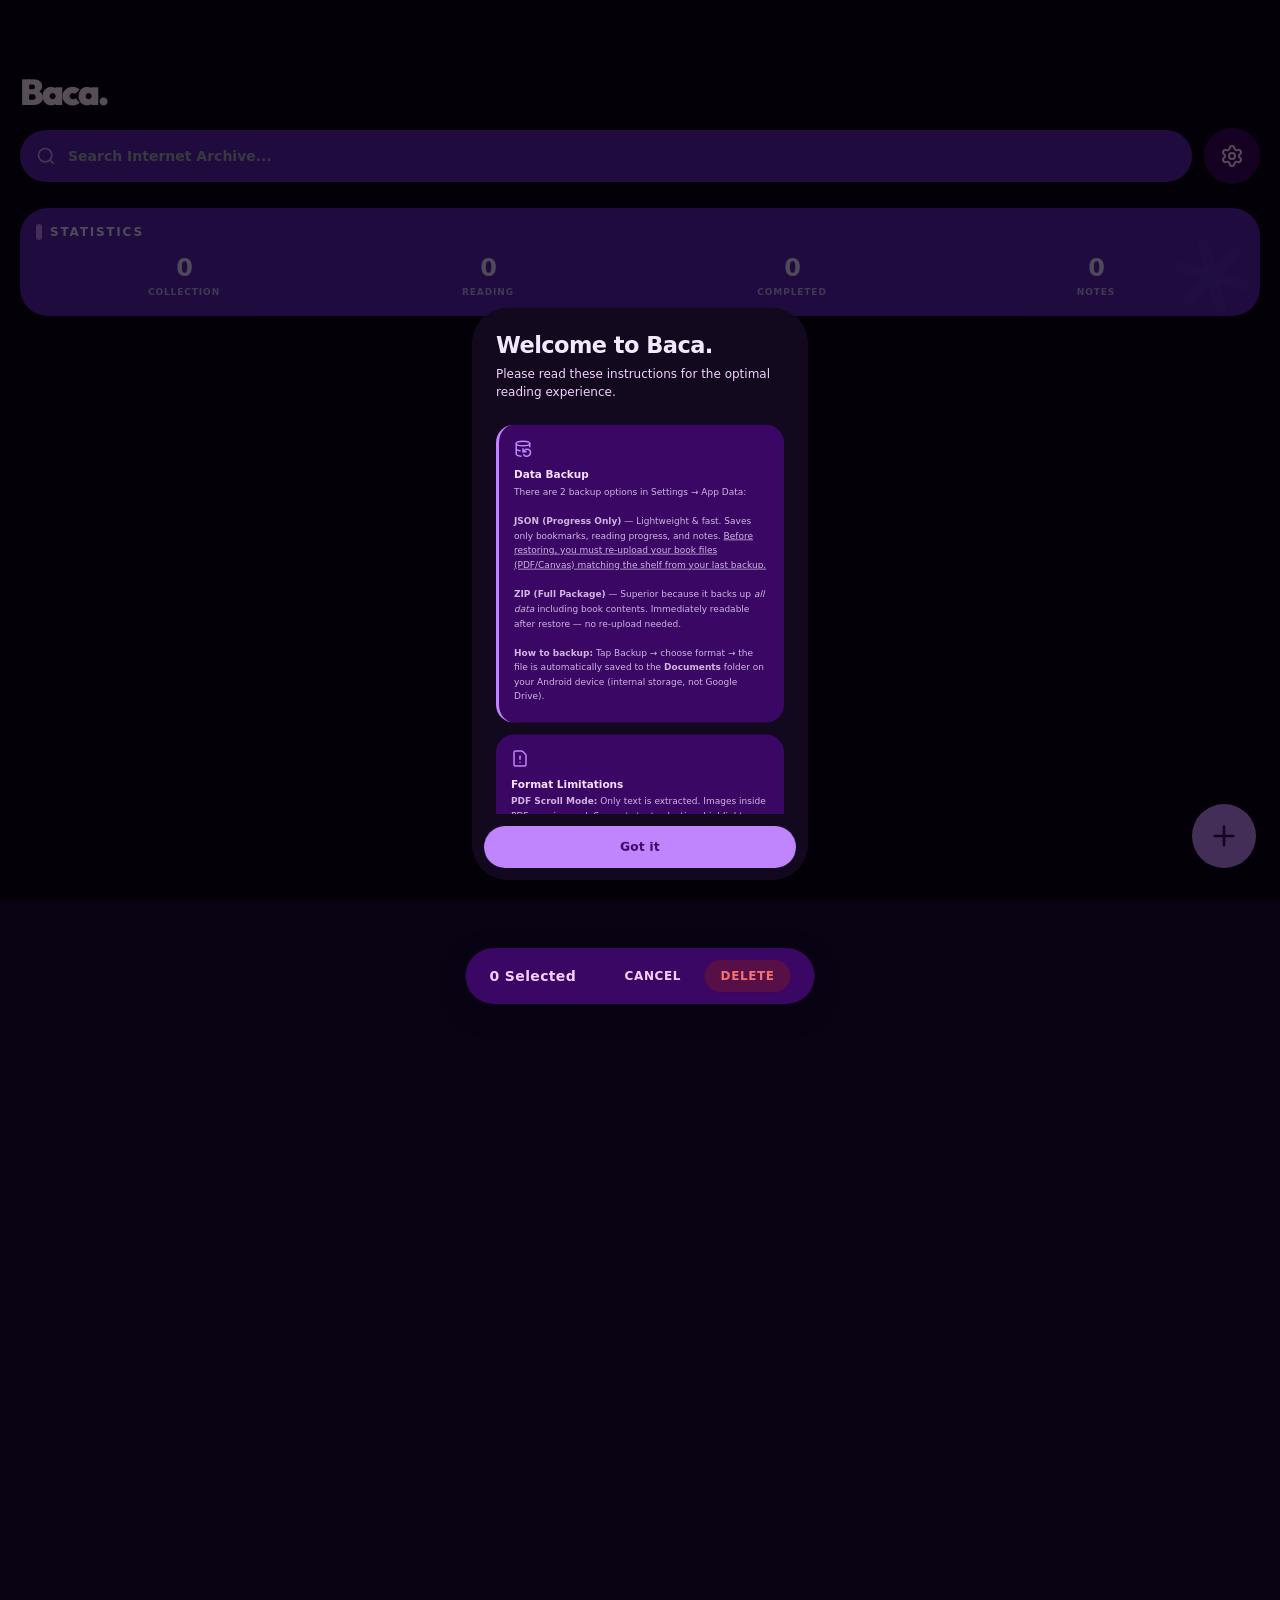
<file: www/index (45).html>
<!DOCTYPE html>
<html lang="en">
<head>
    <meta charset="UTF-8">
    <meta name="viewport" content="width=device-width, initial-scale=1.0, maximum-scale=1.0, user-scalable=no, viewport-fit=cover">
    
    <!-- PWA Meta Tags -->
    <meta name="apple-mobile-web-app-capable" content="yes">
    <meta name="apple-mobile-web-app-status-bar-style" content="black-translucent">
    <meta name="theme-color" content="#1C1B1E">
    <title>Baca.</title>
    
    <!-- External Libs -->
    <script src="libs/tailwindcss.js"></script>
    <script src="libs/pdf.min.js"></script>
    <script src="libs/localforage.min.js"></script>
    <script src="libs/jszip.min.js"></script>
    <script src="libs/lucide.js"></script>

    <!-- Konfigurasi Statis (Tailwind, Palet, i18n) -->
    <script src="js/config.js"></script>

    <!-- Google Fonts -->
    <link rel="preconnect" href="https://fonts.googleapis.com">
    <link rel="preconnect" href="https://fonts.gstatic.com" crossorigin>
    <link href="https://fonts.googleapis.com/css2?family=Inter:wght@400;500;600;700&family=Lora:ital,wght@0,400;0,500;1,400&family=Merriweather:wght@300;400;700&family=Playfair+Display:ital,wght@0,400;0,600;1,400&family=Space+Mono&family=Outfit:wght@500;700;900&display=swap" rel="stylesheet">
    
    <!-- CSS Terpisah & Tema Dinamis -->
    <link rel="stylesheet" href="css/style.css">
    <style id="dynamic-theme"></style>
</head>
<body class="font-sans flex flex-col relative">

    <!-- VIEW: LIBRARY -->
    <div id="library-view" class="absolute inset-0 flex flex-col overflow-hidden transition-transform duration-500 origin-bottom bg-m3-bg z-10 w-full">
        
        <header id="main-header" class="flex-none sticky top-0 z-40 bg-m3-bg pt-[calc(env(safe-area-inset-top,0px)+4.5rem)] pb-5 px-5 transition-shadow duration-300">
            <div id="title-area" class="mb-4">
                <h1 class="text-4xl font-black tracking-tighter text-m3-onBg" style="font-family: 'Outfit', sans-serif;">Baca.</h1>
                <!-- JUMLAH BUKU DI BAWAH HEADER SUDAH DIHAPUS -->
            </div>
            
            <div id="search-area" class="search-row transition-shadow duration-300">
                <div class="search-capsule bg-m3-secondaryContainer text-m3-onSecondaryContainer p-1.5 rounded-full px-4 relative">
                    <i data-lucide="search" id="search-icon-lib" class="w-5 h-5 opacity-70 text-m3-onSecondaryContainer shrink-0 absolute left-4 transition-transform duration-300 pointer-events-none"></i>
                    <input type="text" id="global-search" placeholder="..." class="w-full bg-transparent border-none outline-none py-2.5 pl-8 pr-2 font-bold text-m3-onSecondaryContainer placeholder:text-m3-onSecondaryContainer/70 text-sm">
                </div>
                <button onclick="openModal('global-settings-modal', 'global-settings-sheet')" id="settings-btn" class="btn-morph btn-settings flex items-center justify-center bg-m3-surfaceVariant text-m3-onSurfaceVariant">
                    <i data-lucide="settings"></i>
                </button>
            </div>
        </header>

        <div id="library-content-scroll" class="flex-1 overflow-y-auto overflow-x-hidden w-full px-5 pb-32 relative">
            
            <div id="loading-state" class="hidden mb-8 p-5 bg-m3-secondaryContainer text-m3-onSecondaryContainer rounded-[28px]">
                <div class="flex justify-between items-end mb-3">
                    <p id="loading-text" class="font-bold text-sm leading-tight">Reading Document...</p>
                    <p id="loading-percent" class="font-bold text-base">0%</p>
                </div>
                <div class="h-2 w-full bg-black/10 dark:bg-white/10 rounded-full overflow-hidden relative">
                    <div id="loading-bar" class="absolute h-full w-0 bg-m3-primary progress-smooth rounded-full"></div>
                </div>
            </div>

            <!-- STATISTIK USER (M3 Expressive Card - Compact) -->
            <section id="statistics-section" class="mb-8 mt-1 transition-all duration-300 origin-top overflow-hidden">
                <div class="bg-m3-secondaryContainer text-m3-onSecondaryContainer rounded-[28px] p-4 shadow-sm relative flex flex-col justify-center min-h-[100px]">
                    <!-- Ornamen background M3 Expressive -->
                    <i data-lucide="asterisk" class="absolute -right-4 -bottom-6 w-32 h-32 text-m3-onSecondaryContainer opacity-[0.04] transform rotate-45 pointer-events-none"></i>
                    <div class="absolute -left-8 -top-8 w-24 h-24 bg-m3-onSecondaryContainer/5 rounded-full blur-2xl pointer-events-none"></div>

                    <div class="flex items-center gap-2 mb-3 relative z-10">
                        <div class="w-1.5 h-4 bg-m3-primary rounded-full"></div>
                        <h2 class="text-xs font-black uppercase tracking-[0.15em] text-m3-onSecondaryContainer" id="str-stat-title">Statistik</h2>
                    </div>

                    <div class="grid grid-cols-4 gap-2 relative z-10">
                        <div class="flex flex-col items-center justify-center">
                            <span class="text-2xl font-black text-m3-onSecondaryContainer tracking-tighter" id="stat-val-total">0</span>
                            <span class="text-[9px] font-bold uppercase tracking-widest opacity-70 mt-0.5" id="str-stat-total">Koleksi</span>
                        </div>
                        <div class="flex flex-col items-center justify-center">
                            <span class="text-2xl font-black text-m3-onSecondaryContainer tracking-tighter" id="stat-val-reading">0</span>
                            <span class="text-[9px] font-bold uppercase tracking-widest opacity-70 mt-0.5" id="str-stat-reading">Dibaca</span>
                        </div>
                        <div class="flex flex-col items-center justify-center">
                            <span class="text-2xl font-black text-m3-onSecondaryContainer tracking-tighter" id="stat-val-completed">0</span>
                            <span class="text-[9px] font-bold uppercase tracking-widest opacity-70 mt-0.5" id="str-stat-completed">Selesai</span>
                        </div>
                        <div class="flex flex-col items-center justify-center">
                            <span class="text-2xl font-black text-m3-onSecondaryContainer tracking-tighter" id="stat-val-notes">0</span>
                            <span class="text-[9px] font-bold uppercase tracking-widest opacity-70 mt-0.5" id="str-stat-notes">Catatan</span>
                        </div>
                    </div>
                </div>
            </section>

            <!-- VIEW: SEMUA BUKU -->
            <div id="continue-reading-section" class="hidden mb-8 -mx-5 mt-2">
                <h2 id="str-continue-reading" class="text-base font-bold mb-4 text-m3-onBg px-5 tracking-tight">Lanjutkan Membaca</h2>
                <div id="top-books-slider" class="flex gap-3 overflow-x-auto snap-x snap-proximity px-5 pb-2 hide-scroll" style="scroll-padding-left: 1.25rem;">
                </div>
            </div>

            <!-- PINNED BOOKS SECTION -->
            <div id="pinned-books-section" class="hidden mb-8 mt-2">
                <div class="flex items-center gap-2 mb-4">
                    <i data-lucide="pin" class="w-5 h-5 text-m3-primary fill-m3-primary/20"></i>
                    <h2 id="str-pinned-books" class="text-base font-bold text-m3-onBg tracking-tight">Buku Disematkan</h2>
                </div>
                <div id="pinned-book-grid" class="grid grid-cols-3 md:grid-cols-4 lg:grid-cols-5 gap-3 w-full"></div>
            </div>

            <!-- REGULAR COLLECTION SECTION -->
            <div id="collection-heading" class="hidden mb-4 mt-2">
                <h2 class="text-base font-bold text-m3-onBg tracking-tight" id="str-book-collection">Koleksi Buku</h2>
            </div>

            <div id="book-grid" class="grid grid-cols-3 md:grid-cols-4 lg:grid-cols-5 gap-3 w-full"></div>

            <div id="empty-state" class="flex flex-col items-center justify-center mt-20 opacity-40">
                <i data-lucide="library" class="w-16 h-16 mb-4"></i>
                <p class="text-lg font-bold text-center tracking-tight" id="str-lib-empty">Library is Empty.</p>
            </div>
        </div>

        <div id="fab-container" class="fixed bottom-8 right-6 z-50 transition-all duration-300">
            <button onclick="document.getElementById('doc-upload').click();" class="fab-capsule flex items-center justify-center bg-m3-primary text-m3-onPrimary cursor-pointer shadow-none overflow-hidden">
                <i data-lucide="plus" class="w-8 h-8 shrink-0"></i>
            </button>
            <input type="file" id="doc-upload" accept=".epub,.pdf,.txt" multiple class="hidden">
            <input type="file" id="folder-scan-upload" accept=".epub,.pdf,.txt" multiple webkitdirectory class="hidden">
        </div>
        
        <div id="batch-delete-bar" class="fixed bottom-6 left-1/2 -translate-x-1/2 bg-m3-surfaceVariant text-m3-onSurfaceVariant px-6 py-3 z-[60] translate-y-32 transition-transform duration-300 flex justify-between items-center rounded-full shadow-[0_8px_30px_rgba(0,0,0,0.2)] gap-4 w-max border-none pointer-events-auto">
            <span id="batch-delete-count" class="font-bold text-sm tracking-wide whitespace-nowrap">0 Terpilih</span>
            <div class="flex gap-2 pl-4">
                <button onclick="toggleBatchDelete()" id="btn-batch-cancel" class="px-4 py-2 font-bold text-xs uppercase tracking-wider text-m3-onSurfaceVariant bg-transparent rounded-full btn-morph">Batal</button>
                <button onclick="executeBatchDelete()" id="btn-batch-exec" class="px-4 py-2 font-bold text-xs uppercase tracking-wider bg-red-100 text-red-700 dark:bg-red-900/40 dark:text-red-400 rounded-full btn-morph shadow-sm">Hapus</button>
            </div>
        </div>
    </div>

    <!-- VIEW: READER -->
    <div id="reader-view" class="absolute inset-0 flex flex-col bg-m3-bg text-m3-onBg transform translate-y-full transition-transform duration-500 ease-in-out z-20 w-full overflow-hidden">
        
        <div id="reader-loading-overlay" class="absolute inset-0 z-50 bg-m3-bg flex flex-col items-center justify-center transition-opacity duration-300 hidden opacity-0">
            <div class="relative w-16 h-16 mb-6 flex items-center justify-center">
                <div class="absolute inset-0 border-4 border-m3-surfaceVariant rounded-full"></div>
                <div class="absolute inset-0 border-4 border-m3-primary rounded-full border-t-transparent animate-spin"></div>
                <i data-lucide="book-open" class="w-6 h-6 text-m3-primary animate-pulse"></i>
            </div>
            <p id="str-reader-loading" class="text-m3-primary font-bold tracking-widest uppercase text-xs animate-pulse">Memuat Buku...</p>
        </div>

        <div id="reader-floating-header" class="absolute top-[calc(env(safe-area-inset-top,0px)+1.5rem)] left-1/2 -translate-x-1/2 bg-m3-surfaceVariant text-m3-onSurfaceVariant px-5 py-2 rounded-full z-30 pointer-events-none flex flex-col items-center shadow-lg max-w-[80%] transition-all duration-500 ease-[cubic-bezier(0.34,1.56,0.64,1)] border-none translate-y-0 opacity-100">
            <span id="reader-title" class="font-bold truncate w-full text-center text-xs">Title</span>
            <span id="reader-progress-text" class="text-[0.6rem] font-bold opacity-80 uppercase tracking-widest mt-0.5">0%</span>
        </div>

        <div class="flex-1 relative overflow-hidden flex w-full">
            <div id="reader-content" oncontextmenu="event.preventDefault()" class="absolute inset-0 overflow-y-auto overflow-x-hidden px-5 pt-24 pb-40 scroll-smooth reader-dynamic-text w-full">
                <div id="reader-inner" class="max-w-4xl mx-auto reader-text-container space-y-5"></div>
            </div>

            <div id="side-panel-overlay" class="hidden absolute inset-0 bg-black/20 z-30 transition-opacity" onclick="history.back()"></div>

            <!-- Panel Daftar Isi -->
            <div id="toc-panel" class="side-panel absolute right-0 top-0 bottom-0 w-72 bg-m3-surfaceVariant p-6 transform translate-x-full opacity-0 z-40 overflow-y-auto rounded-l-[32px]">
                <h3 id="str-toc-title" class="text-lg font-bold mb-6 text-m3-onSurfaceVariant flex items-center gap-2"><i data-lucide="list-tree"></i> Daftar Isi</h3>
                <div id="toc-list" class="space-y-2 flex flex-col pb-20"></div>
            </div>

            <!-- Panel Bookmark -->
            <div id="bookmark-panel" class="side-panel absolute right-0 top-0 bottom-0 w-72 bg-m3-surfaceVariant p-6 transform translate-x-full opacity-0 z-40 overflow-y-auto rounded-l-[32px]">
                <h3 id="str-bookmark-title" class="text-lg font-bold mb-4 text-m3-onSurfaceVariant flex items-center gap-2"><i data-lucide="bookmark"></i> Bookmark</h3>
                <div class="relative mb-4">
                    <i data-lucide="search" class="w-4 h-4 absolute left-3 top-1/2 -translate-y-1/2 opacity-50 text-m3-onSurface pointer-events-none"></i>
                    <input type="text" id="bookmark-search-input" oninput="filterBookmarkPanel(this.value)" class="w-full bg-m3-surface text-m3-onSurface text-sm font-bold pl-9 pr-3 py-2.5 rounded-2xl border-none outline-none placeholder:opacity-50" placeholder="Cari judul bookmark...">
                </div>
                <div id="bookmark-list" class="space-y-2 flex flex-col pb-20"></div>
                <div id="bookmark-empty" class="text-sm opacity-50 p-3 text-center hidden font-bold" id="str-bookmark-empty">Belum ada pembatas buku.</div>
            </div>
            
            <!-- Panel Tampilan & Pencarian -->
            <div id="settings-panel" class="side-panel absolute right-0 top-0 bottom-0 w-72 bg-m3-surfaceVariant p-6 transform translate-x-full opacity-0 z-40 overflow-y-auto rounded-l-[32px]">
                <h3 id="str-set-title" class="text-lg font-bold mb-6 text-m3-onSurfaceVariant flex items-center gap-2"><i data-lucide="sliders-horizontal"></i> Tampilan</h3>
                
                <div class="space-y-6 pb-20">
                    <div>
                        <label id="str-set-search" class="text-xs font-bold opacity-70 block mb-3 uppercase tracking-wider">Pencarian</label>
                        <div class="search-capsule bg-m3-surface p-1 rounded-full relative flex items-center h-14 border-none transition-all duration-300">
                            <i data-lucide="search" class="w-5 h-5 ml-4 opacity-70 text-m3-onSurface shrink-0 pointer-events-none"></i>
                            <input type="text" id="inbook-search-input" class="w-full bg-transparent border-none outline-none py-2 pl-3 pr-4 text-sm font-bold text-m3-onSurface placeholder:opacity-60" placeholder="Cari dalam buku...">
                        </div>
                        <div id="search-results-panel" class="hidden mt-3 max-h-48 overflow-y-auto rounded-2xl bg-m3-surface text-xs shadow-md border-none pointer-events-auto flex-col gap-1 p-2"></div>
                    </div>

                    <div>
                        <label id="str-set-theme" class="text-xs font-bold opacity-70 block mb-3 uppercase tracking-wider">Mode Tema</label>
                        <div class="capsule-group bg-m3-surface p-1 rounded-full">
                            <button id="theme-btn-light" onclick="setReaderTheme('light')" class="capsule-btn py-2 font-bold text-xs">Light</button>
                            <button id="theme-btn-dark" onclick="setReaderTheme('dark')" class="capsule-btn py-2 font-bold text-xs">Dark</button>
                            <button id="theme-btn-amoled" onclick="setReaderTheme('amoled')" class="capsule-btn py-2 font-bold text-xs">AMOLED</button>
                        </div>
                    </div>
                    <div>
                        <label id="str-set-size" class="text-xs font-bold opacity-70 block mb-3 uppercase tracking-wider">Ukuran Teks</label>
                        <div class="capsule-group bg-m3-surface p-1 rounded-full">
                            <button id="typo-sz-sm" onclick="changeTypo('size', '1rem')" class="capsule-btn py-2 font-bold text-xs">Small</button>
                            <button id="typo-sz-md" onclick="changeTypo('size', '1.2rem')" class="capsule-btn py-2 font-bold text-xs">Med</button>
                            <button id="typo-sz-lg" onclick="changeTypo('size', '1.5rem')" class="capsule-btn py-2 font-bold text-xs">Large</button>
                        </div>
                    </div>
                    <div>
                        <label id="str-set-align" class="text-xs font-bold opacity-70 block mb-3 uppercase tracking-wider">Perataan Teks</label>
                        <div class="capsule-group bg-m3-surface p-1 rounded-full">
                            <button id="typo-al-left" onclick="changeTypo('align', 'left')" class="capsule-btn py-2"><i data-lucide="align-left" class="w-4 h-4"></i></button>
                            <button id="typo-al-center" onclick="changeTypo('align', 'center')" class="capsule-btn py-2"><i data-lucide="align-center" class="w-4 h-4"></i></button>
                            <button id="typo-al-justify" onclick="changeTypo('align', 'justify')" class="capsule-btn py-2"><i data-lucide="align-justify" class="w-4 h-4"></i></button>
                        </div>
                    </div>
                    <div>
                        <label id="str-set-font" class="text-xs font-bold opacity-70 block mb-3 uppercase tracking-wider">Jenis Font</label>
                        <div class="flex flex-col gap-2">
                            <button id="typo-fn-lora" onclick="changeTypo('font', 'Lora')" class="btn-morph py-3 px-4 bg-m3-surface rounded-2xl text-left font-serif font-bold text-sm">Lora</button>
                            <button id="typo-fn-merri" onclick="changeTypo('font', 'Merriweather')" class="btn-morph py-3 px-4 bg-m3-surface rounded-2xl text-left font-merriweather font-bold text-sm">Merriweather</button>
                            <button id="typo-fn-playfair" onclick="changeTypo('font', 'Playfair Display')" class="btn-morph py-3 px-4 bg-m3-surface rounded-2xl text-left font-playfair font-bold text-sm">Playfair</button>
                            <button id="typo-fn-inter" onclick="changeTypo('font', 'Inter')" class="btn-morph py-3 px-4 bg-m3-surface rounded-2xl text-left font-sans font-bold text-sm">Inter</button>
                            <button id="typo-fn-mono" onclick="changeTypo('font', 'Space Mono')" class="btn-morph py-3 px-4 bg-m3-surface rounded-2xl text-left font-mono font-bold text-sm">Mono</button>
                            <button id="typo-fn-google" onclick="changeTypo('font', 'Google Sans Flex')" class="btn-morph py-3 px-4 bg-m3-surface rounded-2xl text-left font-google font-bold text-sm">Google Sans Flex</button>
                        </div>
                    </div>
                </div>
            </div>
        </div>

        <!-- PROGRESS BAR -->
        <div id="progress-container" class="h-1 w-full bg-m3-surfaceVariant shrink-0 z-40 relative">
            <div id="reading-progress-bar" class="h-full bg-m3-primary progress-smooth w-0"></div>
        </div>

        <!-- BOTTOM NAV BAR -->
        <div id="reader-bottom-bar" class="bg-m3-surfaceVariant px-2 pt-2 pb-[calc(env(safe-area-inset-bottom,0px)+0.5rem)] shrink-0 z-40 relative">
            <div class="capsule-group bg-transparent rounded-full h-[60px]">
                <button id="btn-back" class="capsule-btn flex-col gap-1 text-m3-onSurfaceVariant transition-all">
                    <i data-lucide="arrow-left" class="w-5 h-5 pointer-events-none"></i>
                    <span id="str-nav-back" class="text-[10px] font-bold pointer-events-none">Kembali</span>
                </button>
                <button id="btn-toc" class="capsule-btn flex-col gap-1 text-m3-onSurfaceVariant transition-all">
                    <i data-lucide="list" class="w-5 h-5 pointer-events-none"></i>
                    <span id="str-nav-toc" class="text-[10px] font-bold pointer-events-none">Daftar Isi</span>
                </button>
                <button id="btn-bookmarks" onclick="togglePanel(DOM.bookmarkPanel, 'bookmark', 'btn-bookmarks')" class="capsule-btn flex-col gap-1 text-m3-onSurfaceVariant transition-all">
                    <i data-lucide="bookmark" class="w-5 h-5 pointer-events-none"></i>
                    <span id="str-nav-bookmark" class="text-[10px] font-bold pointer-events-none">Bookmark</span>
                </button>
                <button id="btn-settings" class="capsule-btn flex-col gap-1 text-m3-onSurfaceVariant transition-all">
                    <i data-lucide="type" class="w-5 h-5 pointer-events-none"></i>
                    <span id="str-nav-text" class="text-[10px] font-bold pointer-events-none">Teks</span>
                </button>
                <button id="btn-fullscreen" onclick="toggleFullscreenReading()" class="capsule-btn flex-col gap-1 text-m3-onSurfaceVariant transition-all">
                    <i data-lucide="maximize" class="w-5 h-5 pointer-events-none"></i>
                    <span id="str-nav-full" class="text-[10px] font-bold pointer-events-none">Penuh</span>
                </button>
            </div>
        </div>
         
    </div>

    <!-- Welcome Modal -->
    <div id="welcome-modal" onclick="if(event.target === this) closeWelcome()" class="hidden modal-overlay fixed inset-0 bg-black/60 z-[200] flex items-center justify-center p-4 opacity-0">
        <div class="modal-content bg-m3-surface w-full max-w-md rounded-[48px] overflow-hidden flex flex-col scale-75 translate-y-12 border-none" id="welcome-sheet">
            <div class="p-8 overflow-y-auto max-h-[75vh]">
                <h2 id="str-wel-title" class="text-3xl font-bold text-m3-onSurface mb-2 tracking-tight">Selamat Datang di Baca.</h2>
                <p id="str-wel-desc" class="text-m3-onSurfaceVariant mb-8 font-medium">Harap baca instruksi berikut untuk pengalaman membaca yang optimal.</p>
                <div class="flex flex-col gap-4">
                    <div class="bg-m3-surfaceVariant p-5 rounded-3xl pb-6 border-l-4 border-m3-primary">
                        <i data-lucide="database-backup" class="text-m3-primary mb-3 w-6 h-6"></i>
                        <h3 id="str-wel-backup" class="font-bold mb-1 text-sm">Pencadangan Data</h3>
                        <p id="str-wel-backup-desc" class="text-xs opacity-80 leading-relaxed font-medium">Gunakan fitur Backup di menu Pengaturan. Cukup salin teks mentah (JSON) dan simpan dengan aman.</p>
                    </div>
                    <div class="bg-m3-surfaceVariant p-5 rounded-3xl pb-6">
                        <i data-lucide="file-warning" class="text-m3-primary mb-3 w-6 h-6"></i>
                        <h3 id="str-wel-format" class="font-bold mb-1 text-sm">Batasan Format</h3>
                        <p id="str-wel-format-desc" class="text-xs opacity-80 leading-relaxed font-medium"><b>PDF:</b> Hanya teks. Gambar diabaikan.<br><b>EPUB:</b> Didukung penuh.</p>
                    </div>
                    <div class="bg-m3-surfaceVariant p-5 rounded-3xl pb-6">
                        <i data-lucide="shield-check" class="text-m3-primary mb-3 w-6 h-6"></i>
                        <h3 id="str-wel-privacy" class="font-bold mb-1 text-sm">Privasi Total</h3>
                        <p id="str-wel-privacy-desc" class="text-xs opacity-80 leading-relaxed font-medium">Diproses secara lokal di perangkat Anda.</p>
                    </div>
                </div>
            </div>
            <div class="p-4 bg-m3-surface border-none">
                <button id="str-wel-btn" onclick="closeWelcome()" class="w-full py-4 bg-m3-primary text-m3-onPrimary rounded-full font-bold btn-morph tracking-wide">Mengerti</button>
            </div>
        </div>
    </div>

    <!-- Global Settings Modal -->
    <div id="global-settings-modal" onclick="if(event.target === this) history.back()" class="hidden modal-overlay fixed inset-0 bg-black/60 z-[100] flex items-end justify-center opacity-0">
        <div class="modal-content bg-m3-surface w-full max-w-md rounded-t-[48px] p-6 pb-12 transform translate-y-full border-none max-h-[90dvh] overflow-y-auto hide-scroll will-change-transform" id="global-settings-sheet">
            <div class="w-12 h-1.5 bg-m3-onSurfaceVariant/30 rounded-full mx-auto mb-6 shrink-0 sticky top-0"></div>
            <h3 id="str-set-main-title" class="text-2xl font-bold mb-6 text-m3-onSurface">Pengaturan</h3>
            
            <div class="flex items-center justify-between mb-2 bg-m3-surfaceVariant p-2 pl-5 rounded-full cursor-pointer btn-morph" onclick="toggleThemeState()">
                <span class="font-bold text-sm tracking-wide" id="theme-label-text">Mode Terang</span>
                <div class="relative w-16 h-8 rounded-full bg-m3-onSurfaceVariant/20 transition-colors" id="theme-switch-bg">
                    <div id="theme-switch-knob" class="absolute top-1 left-1 w-6 h-6 rounded-full bg-m3-surface flex items-center justify-center transition-transform">
                        <i data-lucide="sun" id="theme-switch-icon" class="w-4 h-4 text-m3-onSurface"></i>
                    </div>
                </div>
            </div>

            <div id="amoled-toggle-container" class="flex items-center justify-between mb-6 bg-m3-surfaceVariant p-2 pl-5 rounded-full cursor-pointer btn-morph hidden" onclick="toggleAmoled()">
                <span class="font-bold text-sm tracking-wide opacity-80" id="str-amoled-label">AMOLED (Hitam Pekat)</span>
                <div class="relative w-16 h-8 rounded-full transition-colors" id="amoled-switch-bg">
                    <div id="amoled-switch-knob" class="absolute top-[2px] left-[2px] w-6 h-6 rounded-full bg-m3-onSurface transition-transform duration-300 ease-out"></div>
                </div>
            </div>

            <h4 id="str-set-palette" class="text-xs font-bold opacity-70 mb-3 px-1 uppercase tracking-wider">Palet Tema</h4>
            <div class="grid grid-cols-5 gap-3 mb-4">
                <button onclick="setTheme('orchid')" class="btn-morph w-full aspect-square rounded-2xl border-none transition-transform active:scale-90 shadow-sm" style="background-color: #8B5CF6;" title="Sunset Orchid"></button>
                <button onclick="setTheme('olive')" class="btn-morph w-full aspect-square rounded-2xl border-none transition-transform active:scale-90 shadow-sm" style="background-color: #4F6F2E;" title="Organic Olive"></button>
                <button onclick="setTheme('coral')" class="btn-morph w-full aspect-square rounded-2xl border-none transition-transform active:scale-90 shadow-sm" style="background-color: #D95232;" title="Terracotta Coral"></button>
                <button onclick="setTheme('teal')" class="btn-morph w-full aspect-square rounded-2xl border-none transition-transform active:scale-90 shadow-sm" style="background-color: #006A7B;" title="Oceanic Teal"></button>
                <button onclick="setTheme('lavender')" class="btn-morph w-full aspect-square rounded-2xl border-none transition-transform active:scale-90 shadow-sm" style="background-color: #5E17EB;" title="Regal Lavender"></button>
                <button onclick="setTheme('rose')" class="btn-morph w-full aspect-square rounded-2xl border-none transition-transform active:scale-90 shadow-sm" style="background-color: #BE123C;" title="Crimson Rose"></button>
                <button onclick="setTheme('lime')" class="btn-morph w-full aspect-square rounded-2xl border-none transition-transform active:scale-90 shadow-sm" style="background-color: #4C6A00;" title="Forest Lime"></button>
                <button onclick="setTheme('sand')" class="btn-morph w-full aspect-square rounded-2xl border-none transition-transform active:scale-90 shadow-sm" style="background-color: #8D6E63;" title="Warm Sand"></button>
                <button onclick="setTheme('monochrome')" class="btn-morph w-full aspect-square rounded-2xl border-none transition-transform active:scale-90 shadow-sm" style="background-color: #37474F;" title="Monochrome Slate"></button>
                <button onclick="setTheme('blueberry')" class="btn-morph w-full aspect-square rounded-2xl border-none transition-transform active:scale-90 shadow-sm" style="background-color: #1A237E;" title="Electric Cobalt"></button>
            </div>
            
            <h4 id="str-set-lang" class="text-xs font-bold opacity-70 mb-3 px-1 mt-6 uppercase tracking-wider">Bahasa</h4>
            <div class="capsule-group bg-m3-surfaceVariant p-1 rounded-full mb-4">
                <button id="wiki-lang-id" onclick="setWikiLang('id')" class="capsule-btn py-3 font-bold text-xs text-m3-onSurfaceVariant">Indonesia</button>
                <button id="wiki-lang-en" onclick="setWikiLang('en')" class="capsule-btn py-3 font-bold text-xs text-m3-onSurfaceVariant">English</button>
            </div>

            <h4 id="str-set-ai-config" class="text-xs font-bold opacity-70 mb-3 px-1 mt-6 uppercase tracking-wider">Konfigurasi AI</h4>
            <div class="mb-4 flex flex-col gap-2">
                <p id="gemini-desc" class="text-[10px] text-m3-onSurfaceVariant opacity-80 px-1 leading-relaxed">Tambahkan API Key untuk mendapatkan penjelasan pintar langsung dari AI Gemini.</p>
                <div class="flex flex-col gap-2">
                    <div class="relative">
                        <select id="gemini-model-select" onchange="saveGeminiModel()" class="appearance-none w-full bg-m3-surfaceVariant text-m3-onSurfaceVariant p-3 pr-10 rounded-2xl font-bold text-xs outline-none border border-transparent focus:border-m3-primary cursor-pointer">
                            <option value="gemini-2.5-flash">Gemini 2.5 Flash</option>
                            <option value="gemini-2.5-flash-lite">Gemini 2.5 Flash Lite</option>
                            <option value="gemini-2.0-flash">Gemini 2.0 Flash</option>
                            <option value="gemini-2.0-flash-lite-preview-02-05">Gemini 2.0 Flash Lite</option>
                        </select>
                        <i data-lucide="chevron-down" class="absolute right-3 top-1/2 -translate-y-1/2 w-4 h-4 pointer-events-none opacity-60"></i>
                    </div>
                    <div class="flex gap-2">
                        <input type="password" id="gemini-api-key" placeholder="Gemini API Key..." class="flex-1 bg-m3-surfaceVariant text-m3-onSurfaceVariant p-3 rounded-2xl font-mono text-xs outline-none border border-transparent focus:border-m3-primary">
                        <button onclick="saveGeminiKey()" class="px-4 py-3 bg-m3-primary text-m3-onPrimary rounded-2xl font-bold btn-morph text-xs shadow-sm"><i data-lucide="save" class="w-4 h-4"></i></button>
                    </div>
                </div>
            </div>

            <h4 id="str-set-data" class="text-xs font-bold opacity-70 mb-3 px-1 mt-6 uppercase tracking-wider">Data Aplikasi</h4>
            <div class="flex gap-2 mb-4">
                <button onclick="exportData()" class="flex-1 flex flex-col items-center justify-center gap-2 p-3 bg-m3-surfaceVariant text-m3-onSurfaceVariant rounded-2xl font-bold btn-morph text-xs relative overflow-hidden group">
                    <i data-lucide="copy" class="w-5 h-5 transition-transform group-active:scale-90"></i> 
                    <span id="str-btn-backup">Backup Data</span>
                </button>
                <button onclick="openRestoreOptions()" class="flex-1 flex flex-col items-center justify-center gap-2 p-3 bg-m3-surfaceVariant text-m3-onSurfaceVariant rounded-2xl font-bold btn-morph text-xs relative overflow-hidden group">
                    <i data-lucide="download-cloud" class="w-5 h-5 transition-transform group-active:scale-90"></i> 
                    <span id="str-btn-restore">Pulihkan</span>
                </button>
                <input type="file" id="import-upload" accept=".json" class="hidden" onchange="importDataFile(event)">
            </div>

            <h4 id="str-set-info" class="text-xs font-bold opacity-70 mb-3 px-1 mt-6 uppercase tracking-wider">Info & Dukungan</h4>
            <button onclick="openModal('welcome-modal', 'welcome-sheet', true)" class="flex items-center justify-center gap-2 w-full p-4 bg-m3-secondaryContainer text-m3-onSecondaryContainer rounded-2xl font-bold btn-morph mb-3">
                <i data-lucide="info"></i> <span id="str-btn-info">Lihat Instruksi</span>
            </button>
            
            <button onclick="checkForUpdate()" id="btn-update-app" class="flex items-center justify-center gap-3 w-full p-4 bg-m3-surfaceVariant text-m3-onSurfaceVariant rounded-2xl font-bold btn-morph mb-3 group">
                <i data-lucide="refresh-cw" id="icon-update-app" class="w-5 h-5 transition-transform"></i> 
                <div class="flex flex-col items-start leading-tight">
                    <span id="str-btn-update">Cek Pembaruan</span>
                    <span class="text-[10px] opacity-70 font-mono mt-0.5" id="app-version-display">v2.0.3</span>
                </div>
            </button>

            <a href="https://saweria.co/Densl" target="_blank" class="flex items-center justify-center gap-2 w-full p-4 bg-yellow-100 text-yellow-800 dark:bg-yellow-900/40 dark:text-yellow-400 rounded-2xl font-bold btn-morph mb-4">
                <i data-lucide="coffee"></i> <span id="str-btn-donate">Traktir Kopi (Donasi)</span>
            </a>

            <button id="str-btn-close" onclick="history.back()" class="btn-morph w-full mt-2 py-4 bg-transparent text-m3-onSurface font-bold text-base">Tutup</button>
        </div>
    </div>

    <!-- Modal Raw Backup -->
    <div id="raw-backup-modal" onclick="if(event.target === this) history.back()" class="hidden modal-overlay fixed inset-0 bg-black/60 z-[200] flex items-center justify-center p-4 opacity-0 transition-opacity">
        <div class="modal-content bg-m3-surface w-full max-w-md rounded-[32px] p-6 transform scale-75 border-none shadow-2xl transition-transform flex flex-col max-h-[80vh]" id="raw-backup-sheet">
            <h3 class="text-xl font-bold mb-2 text-m3-onSurface" id="str-raw-bak-title">Data Backup Mentah</h3>
            <p class="text-xs text-m3-onSurfaceVariant mb-4" id="str-raw-bak-desc">Karena batasan sistem perangkat, silakan salin teks di bawah ini dan simpan ke dalam Note/Pesan WhatsApp/File teks dengan aman.</p>
            <textarea id="raw-backup-textarea" class="w-full flex-1 bg-m3-surfaceVariant text-m3-onSurfaceVariant p-3 rounded-xl font-mono text-[10px] outline-none resize-none mb-4 min-h-[150px]" readonly></textarea>
            <div class="flex gap-2">
                <button onclick="history.back()" class="flex-1 py-3 bg-transparent text-m3-onSurface font-bold rounded-full btn-morph text-sm" id="str-raw-bak-btn-close">Tutup</button>
                <button onclick="copyRawBackup()" class="flex-1 py-3 bg-m3-primary text-m3-onPrimary font-bold rounded-full btn-morph text-sm flex items-center justify-center gap-2"><i data-lucide="copy" class="w-4 h-4"></i> <span id="str-raw-bak-btn-copy">Salin Teks</span></button>
            </div>
        </div>
    </div>

    <!-- Modal Raw Restore -->
    <div id="raw-restore-modal" onclick="if(event.target === this) history.back()" class="hidden modal-overlay fixed inset-0 bg-black/60 z-[200] flex items-center justify-center p-4 opacity-0 transition-opacity">
        <div class="modal-content bg-m3-surface w-full max-w-md rounded-[32px] p-6 transform scale-75 border-none shadow-2xl transition-transform flex flex-col max-h-[80vh]" id="raw-restore-sheet">
            <h3 class="text-xl font-bold mb-2 text-m3-onSurface" id="str-raw-res-title">Pulihkan Data</h3>
            <p class="text-xs text-m3-onSurfaceVariant mb-4" id="str-raw-res-desc">Paste teks mentah (JSON) backup lu di kotak ini, ATAU pilih file JSON dari perangkat.</p>
            <textarea id="raw-restore-textarea" class="w-full flex-1 bg-m3-surfaceVariant text-m3-onSurfaceVariant p-3 rounded-xl font-mono text-[10px] outline-none resize-none mb-4 min-h-[150px]" placeholder="Paste di sini..."></textarea>
            <div class="flex flex-col gap-2">
                <div class="flex gap-2">
                    <button onclick="document.getElementById('import-upload').click()" class="flex-1 py-3 bg-m3-secondaryContainer text-m3-onSecondaryContainer font-bold rounded-full btn-morph text-sm flex items-center justify-center gap-2"><i data-lucide="file-json" class="w-4 h-4"></i> <span id="str-raw-res-btn-file">Pilih File</span></button>
                    <button onclick="processRawRestore()" class="flex-1 py-3 bg-m3-primary text-m3-onPrimary font-bold rounded-full btn-morph text-sm flex items-center justify-center gap-2"><i data-lucide="check-circle" class="w-4 h-4"></i> <span id="str-raw-res-btn-process">Proses Teks</span></button>
                </div>
                <button onclick="history.back()" class="w-full py-2 bg-transparent text-m3-onSurface font-bold rounded-full btn-morph text-sm mt-2" id="str-raw-res-btn-close">Batal</button>
            </div>
        </div>
    </div>

    <!-- BOOK OPTIONS MODAL -->
    <div id="b-opt-modal" onclick="if(event.target === this) history.back()" class="hidden modal-overlay fixed inset-0 bg-black/60 z-[100] flex items-end justify-center opacity-0 p-4 pb-8 transition-opacity">
        <div class="modal-content bg-m3-surface shadow-2xl w-full max-w-sm rounded-[32px] p-6 transform translate-y-full border-none" id="b-opt-sheet">
            <div class="w-12 h-1.5 bg-m3-onSurfaceVariant/30 rounded-full mx-auto mb-6"></div>
            <h3 id="opt-title" class="text-base font-bold mb-6 text-m3-onSurface text-center truncate px-2">Book Options</h3>
            <div class="flex flex-col gap-3">
                <button onclick="togglePinBook()" id="btn-opt-pin" class="flex items-center gap-4 w-full p-4 bg-m3-surfaceVariant text-m3-onSurfaceVariant rounded-2xl font-bold btn-morph"><i data-lucide="pin" id="icon-opt-pin" class="w-5 h-5"></i> <span id="str-opt-pin">Sematkan Buku</span></button>
                
                <button onclick="triggerSelectMode()" class="flex items-center gap-4 w-full p-4 bg-m3-surfaceVariant text-m3-onSurfaceVariant rounded-2xl font-bold btn-morph"><i data-lucide="check-square" class="w-5 h-5"></i> <span id="str-opt-select">Pilih Beberapa</span></button>
                <button onclick="triggerEditView()" class="flex items-center gap-4 w-full p-4 bg-m3-surfaceVariant text-m3-onSurfaceVariant rounded-2xl font-bold btn-morph"><i data-lucide="edit-3" class="w-5 h-5"></i> <span id="str-opt-edit">Edit Detail</span></button>
                <button onclick="triggerDeleteView()" class="flex items-center gap-4 w-full p-4 bg-red-100 text-red-700 dark:bg-red-900/40 dark:text-red-400 rounded-2xl font-bold btn-morph"><i data-lucide="trash-2" class="w-5 h-5"></i> <span id="str-opt-delete">Hapus Permanen</span></button>
            </div>
            <button id="str-opt-cancel" onclick="history.back()" class="btn-morph w-full mt-4 py-4 bg-transparent text-m3-onSurface font-bold tracking-wide">Batal</button>
        </div>
    </div>

    <!-- Edit Book Data Modal -->
    <div id="edit-modal" onclick="if(event.target === this) history.back()" class="hidden modal-overlay fixed inset-0 bg-black/60 z-[120] flex items-center justify-center opacity-0 p-4">
        <div class="modal-content bg-m3-surface w-full max-w-sm rounded-[48px] p-8 transform scale-75 translate-y-12 border-none" id="edit-sheet">
            <h3 id="str-edit-title" class="text-xl font-bold mb-6 text-m3-onSurface">Edit Detail</h3>
            <input type="hidden" id="edit-book-id">
            
            <label id="str-edit-book-title" class="text-xs font-bold opacity-70 block mb-2 uppercase tracking-wider">Judul Buku</label>
            <input type="text" id="edit-book-title" class="w-full bg-m3-surfaceVariant text-m3-onSurfaceVariant p-4 rounded-2xl mb-5 font-bold outline-none border border-transparent focus:border-m3-primary">
            
            <label id="str-edit-book-cover" class="text-xs font-bold opacity-70 block mb-2 uppercase tracking-wider">Gambar Sampul</label>
            <input type="file" id="edit-book-cover" accept="image/*" class="w-full text-xs mb-5 font-bold file:mr-4 file:py-2 file:px-4 file:rounded-full file:border-0 file:text-xs file:font-bold file:bg-m3-primaryContainer file:text-m3-onPrimaryContainer hover:file:bg-m3-primaryContainer/80">
            
            <label id="str-edit-book-shape" class="text-xs font-bold opacity-70 block mb-2 uppercase tracking-wider">Bentuk Kartu</label>
            <div class="grid grid-cols-2 gap-2 mb-8">
                <button onclick="selectShape('default')" id="shape-default" class="btn-morph p-3 bg-m3-surfaceVariant text-m3-onSurfaceVariant rounded-xl font-bold text-xs border border-transparent">Dinamis</button>
                <button onclick="selectShape('rounded')" id="shape-rounded" class="btn-morph p-3 bg-m3-surfaceVariant text-m3-onSurfaceVariant rounded-xl font-bold text-xs border border-transparent">Bulat</button>
                <button onclick="selectShape('square')" id="shape-square" class="btn-morph p-3 bg-m3-surfaceVariant text-m3-onSurfaceVariant rounded-xl font-bold text-xs border border-transparent">Kotak</button>
            </div>
            <input type="hidden" id="edit-book-shape" value="square">

            <div class="flex gap-2">
                <button id="str-edit-cancel" onclick="closeEditModal()" class="flex-1 py-3 bg-transparent text-m3-onSurface font-bold rounded-full btn-morph">Batal</button>
                <button id="str-edit-save" onclick="saveBookEdit()" class="flex-1 py-3 bg-m3-primary text-m3-onPrimary font-bold rounded-full btn-morph">Simpan</button>
            </div>
        </div>
    </div>

    <!-- Floating Text Selection Menu -->
    <div id="selection-menu" onmousedown="event.preventDefault()" ontouchstart="event.preventDefault()" class="hidden fixed z-50 bg-m3-surfaceVariant text-m3-onSurfaceVariant rounded-full px-2 py-1 flex items-center gap-1 border-none pointer-events-auto transition-all opacity-0 scale-75" style="top: -100px; left: 0px;">
        
        <button onpointerdown="event.preventDefault(); openBookmarkModal('yellow')" class="w-10 h-10 rounded-full flex items-center justify-center transition-colors text-[#EAB308] hover:bg-m3-surface btn-morph">
            <i data-lucide="bookmark" class="w-5 h-5 fill-current"></i>
        </button>
        <button onpointerdown="event.preventDefault(); openBookmarkModal('green')" class="w-10 h-10 rounded-full flex items-center justify-center transition-colors text-[#22C55E] hover:bg-m3-surface btn-morph">
            <i data-lucide="bookmark" class="w-5 h-5 fill-current"></i>
        </button>
        <button onpointerdown="event.preventDefault(); openBookmarkModal('pink')" class="w-10 h-10 rounded-full flex items-center justify-center transition-colors text-[#EC4899] hover:bg-m3-surface btn-morph">
            <i data-lucide="bookmark" class="w-5 h-5 fill-current"></i>
        </button>
        
        <div class="w-[1px] h-6 bg-m3-onSurfaceVariant/30 mx-1"></div>
        
        <button onpointerdown="event.preventDefault(); lookupDictionary()" class="px-3 py-1.5 rounded-full hover:bg-m3-surface text-xs font-bold flex items-center gap-1 transition-colors text-m3-primary btn-morph">
            <i data-lucide="search" class="w-4 h-4"></i> AI
        </button>

        <button onpointerdown="event.preventDefault(); copySelection()" class="w-10 h-10 rounded-full flex items-center justify-center transition-colors text-m3-onSurfaceVariant hover:bg-m3-surface btn-morph">
            <i data-lucide="copy" class="w-4 h-4"></i>
        </button>
    </div>

    <!-- Bookmark Create/Edit Modal -->
    <div id="bookmark-modal" onclick="if(event.target === this) history.back()" class="hidden modal-overlay fixed inset-0 bg-black/60 z-[120] flex items-center justify-center opacity-0 p-4">
        <div class="modal-content bg-m3-surface w-full max-w-sm rounded-[48px] p-6 transform scale-75 translate-y-12 border-none" id="bookmark-sheet">
            <h3 id="str-bookmark-modal-title" class="text-lg font-bold mb-5 text-m3-onSurface flex items-center gap-2"><i data-lucide="bookmark" class="w-5 h-5"></i> Bookmark</h3>
            
            <input type="text" id="bookmark-input-title" class="w-full bg-m3-surfaceVariant text-m3-onSurfaceVariant p-4 rounded-t-2xl font-bold outline-none border-b border-m3-surface focus:border-m3-primary text-sm" placeholder="Judul Bookmark...">
            
            <textarea id="bookmark-input-text" class="w-full h-28 bg-m3-surfaceVariant text-m3-onSurfaceVariant p-4 rounded-b-2xl mb-5 font-medium outline-none border border-transparent focus:border-m3-primary resize-none text-sm" placeholder="Tulis catatan (opsional)..."></textarea>
            
            <div class="flex gap-2">
                <button id="btn-delete-bookmark" onclick="deleteBookmarkInsideModal()" class="py-3 px-5 bg-red-100 text-red-700 dark:bg-red-900/40 dark:text-red-400 font-bold rounded-full btn-morph flex items-center justify-center hidden"><i data-lucide="trash-2" class="w-5 h-5"></i></button>
                <button id="str-bookmark-cancel" onclick="_closeModalAction('bookmark-modal', 'bookmark-sheet', true)" class="flex-1 py-3 bg-transparent text-m3-onSurface font-bold rounded-full btn-morph">Batal</button>
                <button id="str-bookmark-save" onclick="saveBookmarkAnnotation()" class="flex-1 py-3 bg-m3-primary text-m3-onPrimary font-bold rounded-full btn-morph">Simpan</button>
            </div>
        </div>
    </div>

    <!-- AI Definition Modal -->
    <div id="ai-modal" onclick="if(event.target === this) history.back()" class="hidden modal-overlay fixed inset-0 bg-black/60 z-[120] flex items-end sm:items-center justify-center opacity-0 pb-0 sm:pb-0 p-0 sm:p-4">
        <div class="modal-content bg-m3-surface w-full max-w-md sm:rounded-[48px] rounded-t-[48px] p-6 pb-12 sm:pb-6 transform translate-y-full flex flex-col max-h-[85vh] border-none" id="ai-sheet">
            <div class="w-12 h-1.5 bg-m3-onSurfaceVariant/30 rounded-full mx-auto mb-6 sm:hidden"></div>
            <div class="flex items-center justify-between mb-4 shrink-0">
                <h3 id="str-ai-title" class="text-lg font-bold text-m3-onSurface flex items-center gap-2">
                    <i data-lucide="search" class="w-5 h-5 text-m3-primary"></i> Penjelasan
                </h3>
                <button onclick="closeAiModal()" class="w-8 h-8 rounded-full bg-m3-surfaceVariant flex items-center justify-center btn-morph">
                    <i data-lucide="x" class="w-4 h-4"></i>
                </button>
            </div>

            <h4 id="ai-term" class="text-xl font-black mb-4 break-words text-m3-primary shrink-0"></h4>

            <div class="flex-1 overflow-y-auto flex flex-col gap-4 min-h-0">

                <!-- Wikipedia Card -->
                <div id="wiki-card" class="rounded-2xl bg-m3-surfaceVariant p-4">
                    <div class="flex items-center gap-2 mb-3">
                        <div class="w-6 h-6 rounded-full bg-m3-surface flex items-center justify-center shrink-0">
                            <i data-lucide="book-open" class="w-3.5 h-3.5 text-m3-onSurface"></i>
                        </div>
                        <span class="text-xs font-black uppercase tracking-widest text-m3-onSurfaceVariant opacity-60">Wikipedia</span>
                    </div>
                    <div id="wiki-loading" class="flex items-center gap-3 py-2">
                        <div class="w-5 h-5 border-2 border-m3-primary border-t-transparent rounded-full animate-spin shrink-0"></div>
                        <p class="text-xs font-bold opacity-50 animate-pulse uppercase tracking-wider">Mencari referensi...</p>
                    </div>
                    <div id="wiki-content" class="hidden"></div>
                </div>

                <!-- Gemini Card -->
                <div id="gemini-card" class="hidden rounded-2xl bg-m3-primaryContainer p-4">
                    <div class="flex items-center gap-2 mb-3">
                        <div class="w-6 h-6 rounded-full bg-m3-primary/20 flex items-center justify-center shrink-0">
                            <i data-lucide="sparkles" class="w-3.5 h-3.5 text-m3-primary"></i>
                        </div>
                        <span class="text-xs font-black uppercase tracking-widest text-m3-onPrimaryContainer opacity-70">Gemini AI</span>
                    </div>
                    <div id="gemini-loading" class="flex items-center gap-3 py-2">
                        <div class="w-5 h-5 border-2 border-m3-primary border-t-transparent rounded-full animate-spin shrink-0"></div>
                        <p class="text-xs font-bold opacity-50 animate-pulse uppercase tracking-wider">Memuat AI...</p>
                    </div>
                    <div id="gemini-content" class="hidden text-sm leading-relaxed font-medium text-m3-onPrimaryContainer"></div>
                </div>

            </div>
        </div>
    </div>

    <!-- CUSTOM DIALOG MODAL -->
    <div id="custom-dialog" class="hidden modal-overlay fixed inset-0 bg-black/60 z-[300] flex items-center justify-center p-4 opacity-0 transition-opacity">
        <div class="modal-content bg-m3-surface w-full max-w-sm rounded-[32px] p-6 transform scale-75 border-none shadow-2xl transition-transform" id="custom-dialog-sheet">
            <div class="flex items-center gap-3 mb-4">
                <div id="dialog-icon-container" class="w-10 h-10 rounded-full bg-m3-primaryContainer text-m3-onPrimaryContainer flex items-center justify-center shrink-0">
                    <i id="dialog-icon" data-lucide="info" class="w-5 h-5"></i>
                </div>
                <h3 id="dialog-title" class="text-lg font-bold text-m3-onSurface">Info</h3>
            </div>
            <p id="dialog-message" class="text-m3-onSurfaceVariant text-sm mb-6 font-medium leading-relaxed"></p>
            <div class="flex gap-2 justify-end" id="dialog-actions">
                <!-- Tombol dinamis dirender via JS -->
            </div>
        </div>
    </div>

    <!-- Engine & App Logic Scripts -->
    <script src="js/reader.js"></script>
    <script src="js/app.js"></script>

</body>
</html>
</file>
<file: www/css/style.css>
* {
    outline: none !important;
    /* BLOKIR SELEKSI TEKS GLOBAL & POPUP NATIVE */
    -webkit-touch-callout: none; 
    -webkit-user-select: none;   
    user-select: none;           
}

/* PENGECUALIAN 1: Area isi buku tetap bisa di-blok */
.reader-dynamic-text, .reader-dynamic-text * {
    -webkit-user-select: text !important;
    user-select: text !important;
}

/* PENGECUALIAN 3: TextLayer PDF.js di Canvas Mode — teks transparan bisa di-select */
.textLayer, .textLayer * {
    -webkit-user-select: text !important;
    user-select: text !important;
}

/* Reset Kontainer TextLayer PDF.js */
.textLayer {
    --scale-factor: 1;
    position: absolute;
    top: 0; left: 0; right: 0; bottom: 0;
    overflow: hidden;
    transform-origin: 0 0;
    line-height: 1;
    text-size-adjust: none;
    -webkit-text-size-adjust: none;
    pointer-events: auto;
}

/* Span teks transparan pembentuk blok seleksi */
.textLayer span, .textLayer br {
    color: transparent !important;
    position: absolute;
    white-space: pre !important;
    cursor: text;
    transform-origin: 0% 0%;

    /* LOGIKA MURNI: Penangkap CSS Variables dari PDF.js v3+ */
    /* Dilarang pakai !important di 3 baris ini agar tak merusak PDF.js jadul */
    font-size: calc(var(--font-size, 16px) * var(--scale-factor));
    font-family: var(--font-family, sans-serif);
    transform: var(--transform, none);

    /* Reset total agar tidak diracuni ketebalan & spasi bawaan Tailwind */
    line-height: 1 !important;
    font-weight: normal !important;
    letter-spacing: normal !important;
    word-spacing: normal !important;
    background: transparent !important;
    border: none !important;
    padding: 0 !important;
    margin: 0 !important;
}

/* CSS Khusus Kotak Highlight di Canvas */
.canvas-annot-hl {
    mix-blend-mode: multiply;
    transition: opacity 0.2s ease;
    pointer-events: none;
}
#reader-view[data-reader-theme="dark"] .canvas-annot-hl,
#reader-view[data-reader-theme="amoled"] .canvas-annot-hl {
    mix-blend-mode: screen;
}

/* Highlight biru tegas saat user memblok teks pada TextLayer */
.textLayer ::selection,
.textLayer span::selection {
    background-color: rgba(var(--md-sys-color-primary-rgb, 103, 80, 164), 0.35) !important;
    color: transparent !important;
}
.textLayer ::-moz-selection,
.textLayer span::-moz-selection {
    background-color: rgba(103, 80, 164, 0.35) !important;
    color: transparent !important;
}

/* PENGECUALIAN 2: Input & Textarea (Search, Bookmark) tetap berfungsi normal */
input, textarea {
    -webkit-user-select: auto !important;
    user-select: auto !important;
}

/* Fix text selection color (blok teks) */
::selection {
    background-color: var(--md-sys-color-primary) !important;
    color: var(--md-sys-color-on-primary) !important;
}
::-moz-selection {
    background-color: var(--md-sys-color-primary) !important;
    color: var(--md-sys-color-on-primary) !important;
}

html, body {
    height: 100dvh; width: 100vw; position: fixed; inset: 0; overflow: hidden;
    background-color: var(--md-sys-color-background); color: var(--md-sys-color-on-background);
    transition: background-color 0.4s ease, color 0.4s ease; -webkit-tap-highlight-color: transparent;
}

.btn-morph { transition: transform 0.4s cubic-bezier(0.34, 1.56, 0.64, 1), border-radius 0.4s ease, background-color 0.4s ease, opacity 0.4s ease; border-radius: 99px; will-change: transform; }
.btn-morph:active { transform: scale(0.85); border-radius: 12px; background-color: var(--md-sys-color-primary) !important; color: var(--md-sys-color-on-primary) !important; }

/* Tombol Pengaturan & Ganti Layout (samping search bar): tanpa efek highlight/cahaya, transparan penuh */
#layout-btn:active, #settings-btn:active {
    background-color: transparent !important;
    color: var(--md-sys-color-on-background) !important;
}

.card-morph { transition: transform 0.5s cubic-bezier(0.34, 1.56, 0.64, 1), border-radius 0.4s ease; user-select: none; -webkit-user-select: none; will-change: transform; transform: translateZ(0); }
.card-morph:active { transform: scale(0.92); border-radius: 16px !important; }

.fab-capsule { transition: width 0.45s cubic-bezier(0.34, 1.56, 0.64, 1), border-radius 0.45s cubic-bezier(0.34, 1.56, 0.64, 1), transform 0.35s cubic-bezier(0.34, 1.56, 0.64, 1), box-shadow 0.3s ease; border-radius: 32px; width: 64px; height: 64px; will-change: transform, width, flex; }
.fab-capsule:active { transform: scale(0.92); width: 120px; border-radius: 18px; background-color: var(--md-sys-color-primary) !important; color: var(--md-sys-color-on-primary) !important; opacity: 1 !important; box-shadow: 0 6px 24px rgba(0,0,0,0.25); }

.capsule-group { display: flex; gap: 4px; width: 100%; transition: gap 0.4s cubic-bezier(0.2, 0, 0, 1), transform 0.4s cubic-bezier(0.2, 0, 0, 1); will-change: transform; }
.capsule-btn { 
    flex: 1; display: flex; justify-content: center; align-items: center;
    transition: flex 0.5s cubic-bezier(0.34, 1.56, 0.64, 1), transform 0.3s cubic-bezier(0.34, 1.56, 0.64, 1), background-color 0.3s, border-radius 0.3s; 
    border-radius: 99px; overflow: hidden; white-space: nowrap; will-change: transform, width, flex;
}
.capsule-btn:active, .capsule-btn.nav-active { 
    flex: 1.5; transform: scale(0.95); border-radius: 16px; 
    background-color: var(--md-sys-color-primary) !important; color: var(--md-sys-color-on-primary) !important; opacity: 1 !important;
}

.search-row { display: flex; align-items: center; gap: 0.75rem; width: 100%; transition: gap 0.5s cubic-bezier(0.34, 1.56, 0.64, 1); }
.search-capsule { flex-grow: 1; display: flex; align-items: center; cursor: pointer; transition: all 0.5s cubic-bezier(0.34, 1.56, 0.64, 1); }
.btn-settings { width: 56px; height: 56px; overflow: hidden; flex-shrink: 0; transition: all 0.5s cubic-bezier(0.34, 1.56, 0.64, 1); }
.btn-settings:active { width: 72px; border-radius: 16px; background-color: var(--md-sys-color-surface-variant) !important; color: var(--md-sys-color-on-surface-variant) !important; opacity: 1 !important; }

.search-active { gap: 0px !important; }
.search-active .btn-settings { width: 0px !important; padding: 0 !important; margin: 0 !important; opacity: 0 !important; transform: scale(0.5); border: none; }

.modal-overlay { transition: opacity 0.3s ease; }

/* Fix 2: Hapus semua blur dari modal overlay — ganti dengan low-light gelap */
[id$="-modal"] {
    backdrop-filter: none !important;
    -webkit-backdrop-filter: none !important;
    background-color: rgba(0, 0, 0, 0.65) !important;
}

/* Kecualikan elemen non-overlay di dalam modal */
[id$="-sheet"], [id$="-sheet"] * {
    backdrop-filter: none !important;
    -webkit-backdrop-filter: none !important;
}

/* Hapus delay border-radius dari transisi biar pas ditarik bawah ga keliatan aneh/delay */
.modal-content { transition: transform 0.3s cubic-bezier(0.2, 0, 0, 1); transform-origin: bottom; }
.search-morph {
    transition: all 0.4s cubic-bezier(0.4, 0, 0.2, 1);
    will-change: width, height, top, left, border-radius;
}

/* ===================================================================
   RIPPLE EFFECT (Material Design) — untuk .btn-morph, .card-morph, dan tombol
   =================================================================== */
/* Skeleton Loading (tab Home) */
.skeleton { background: linear-gradient(90deg, var(--md-sys-color-surface-variant) 25%, color-mix(in srgb, var(--md-sys-color-surface-variant) 60%, white 10%) 37%, var(--md-sys-color-surface-variant) 63%); background-size: 400% 100%; animation: skeleton-shimmer 1.4s ease infinite; border-radius: 16px; }
@keyframes skeleton-shimmer { 0% { background-position: 100% 50%; } 100% { background-position: 0% 50%; } }

/* Animasi Pindah Halaman 3D (opsional, opt-in via Pengaturan) */
.page-turn-3d { perspective: 900px; }
#page-stage, #page-stage-prev {
    backface-visibility: hidden;
    -webkit-backface-visibility: hidden;
}
#fold-shadow, #seam-shadow, #lift-shadow,
#fold-shadow-prev, #seam-shadow-prev, #lift-shadow-prev { transition: opacity .12s ease; will-change: opacity; }
/* Box-shadow FIXED (dihitung sekali oleh browser saat CSS di-parse), yang dianimasikan cuma
   opacity elemen ini — jauh lebih murah daripada re-render box-shadow tiap frame drag. */
.lift-shadow-fixed { box-shadow: 0 22px 46px rgba(0,0,0,0.4); }

.ripple-container { position: relative; overflow: hidden; }
.ripple-effect {
    position: absolute;
    border-radius: 50%;
    background-color: currentColor;
    opacity: 0.28;
    transform: scale(0);
    pointer-events: none;
    animation: ripple-grow 0.55s cubic-bezier(0.2, 0, 0, 1) forwards;
}
@keyframes ripple-grow {
    to { transform: scale(1); opacity: 0; }
}
.side-panel { transition: transform 0.3s cubic-bezier(0.2, 0, 0, 1), opacity 0.3s ease; }

/* Mencegah default browser gesture (kayak pull-to-refresh) di modal/panel saat swipe-dismiss */
#global-settings-sheet, #b-opt-sheet, #edit-sheet, #bookmark-sheet, #raw-backup-sheet, #raw-restore-sheet, #welcome-sheet,
#toc-panel, #settings-panel, #bookmark-panel, #pdf-mode-sheet, #custom-dialog-sheet {
    overscroll-behavior-y: contain; 
}

.reader-text-container { column-gap: 2rem; column-rule: 1px solid var(--md-sys-color-surface-variant); }
@media (min-width: 768px) { .reader-text-container { column-count: 2; } }

.progress-smooth { transition: width 0.4s cubic-bezier(0.34, 1.56, 0.64, 1); }

mark.search-hl { background-color: var(--md-sys-color-primary) !important; color: var(--md-sys-color-on-primary) !important; border-radius: 4px; padding: 0 4px; transition: background-color 1.5s ease, color 1.5s ease; }
/* Highlight pencarian khusus Canvas Mode — override transparansi TextLayer span */
.textLayer mark.search-hl,
.textLayer .canvas-search-hl {
    background-color: #FACC15 !important; /* Kuning cerah — kontras di atas canvas PDF */
    color: #1A1A1A !important;
    border-radius: 3px;
    padding: 0 2px;
    opacity: 0.85 !important;
    mix-blend-mode: multiply;
    transition: none;
}
#reader-view[data-reader-theme="dark"] .textLayer mark.search-hl,
#reader-view[data-reader-theme="dark"] .textLayer .canvas-search-hl,
#reader-view[data-reader-theme="amoled"] .textLayer mark.search-hl,
#reader-view[data-reader-theme="amoled"] .textLayer .canvas-search-hl {
    background-color: #FDE047 !important;
    color: #000000 !important;
    mix-blend-mode: screen;
    opacity: 0.9 !important;
}
/* Highlight pencarian Canvas Mode: transisi memudar setelah beberapa saat */
.textLayer .canvas-search-hl {
    transition: background-color 1s ease, opacity 1s ease, color 1s ease !important;
}
.textLayer .canvas-search-hl.canvas-search-hl-fade {
    background-color: transparent !important;
    color: inherit !important;
    opacity: 0 !important;
}
/* Updated Annotations Colors with !important for priority */
.hl-yellow { background-color: #FDE047 !important; color: #000 !important; }
.hl-green { background-color: #86EFAC !important; color: #000 !important; }
.hl-pink { background-color: #F9A8D4 !important; color: #000 !important; }
.hl-blue { background-color: #93C5FD !important; color: #000 !important; }
#reader-view[data-reader-theme="dark"] .hl-yellow, #reader-view[data-reader-theme="amoled"] .hl-yellow { background-color: #854D0E !important; color: #FFF !important; }
#reader-view[data-reader-theme="dark"] .hl-green, #reader-view[data-reader-theme="amoled"] .hl-green { background-color: #166534 !important; color: #FFF !important; }
#reader-view[data-reader-theme="dark"] .hl-pink, #reader-view[data-reader-theme="amoled"] .hl-pink { background-color: #831843 !important; color: #FFF !important; }
#reader-view[data-reader-theme="dark"] .hl-blue, #reader-view[data-reader-theme="amoled"] .hl-blue { background-color: #1E3A8A !important; color: #FFF !important; }

.hide-scroll::-webkit-scrollbar { display: none; }
.hide-scroll { -ms-overflow-style: none; scrollbar-width: none; }

:root { --reader-font: 'Lora', serif; --reader-size: 1.2rem; --reader-align: left; --reader-line-height: 1.8; }

.reader-dynamic-text { word-wrap: break-word; overflow-wrap: anywhere; hyphens: auto; }
.reader-dynamic-text p { font-family: var(--reader-font) !important; font-size: var(--reader-size) !important; text-align: var(--reader-align) !important; line-height: var(--reader-line-height) !important; max-width: 100%; overflow-x: hidden; }
.reader-dynamic-text h1 { font-family: var(--reader-font) !important; font-size: calc(var(--reader-size) * 1.8) !important; text-align: left !important; line-height: 1.3 !important; font-weight: bold; margin-top: 2rem; margin-bottom: 1.5rem; color: var(--md-sys-color-primary); }
.reader-dynamic-text h2 { font-family: var(--reader-font) !important; font-size: calc(var(--reader-size) * 1.4) !important; text-align: left !important; line-height: 1.4 !important; font-weight: bold; margin-top: 1.5rem; margin-bottom: 1rem; color: var(--md-sys-color-primary); border-bottom: 2px solid var(--md-sys-color-primary); padding-bottom: 0.5rem; opacity: 1; }
::-webkit-scrollbar { width: 0px; }

/* ===================================================================
   STYLE BARU UNTUK DUAL-MODE PDF (PHASE 3 & PERBAIKAN)
   =================================================================== */

/* Viewport Zoom & Container Canvas PDF.js murni */
#canvas-zoom-viewport {
    -webkit-overflow-scrolling: touch;
    overscroll-behavior: contain;
    display: flex;
    align-items: center; /* Diubah agar kotak kanvas ada tepat di tengah vertikal */
    justify-content: center; /* Tepat di tengah horizontal */
    width: 100%;
    height: 100%;
}

/* Wrapper Canvas dengan transisi scaling untuk pinch-to-zoom dan panning */
#canvas-wrapper {
    touch-action: none; /* Cegah gesture browser native saat pinch zoom */
    transform-origin: center center;
    transition: transform 0.1s ease-out;
    /* overflow:visible agar canvas-prev/next yang absolute tidak terpotong */
    overflow: visible;
    flex-shrink: 0;
}

/* Halaman PDF Canvas murni */
#pdf-canvas, #canvas-prev, #canvas-next {
    background-color: #FFFFFF;
    transition: filter 0.3s ease;
    box-shadow: 0 4px 20px rgba(0, 0, 0, 0.08);
    border: none !important;
    outline: none !important;
    display: block;
}

/* canvas-prev & canvas-next: absolute, selalu tepat di kiri/kanan canvas utama.
   Dimensi fisiknya diset JS secara eksplisit, bukan bergantung % wrapper. */
#canvas-prev { position: absolute; top: 0; right: 100%; }
#canvas-next { position: absolute; top: 0; left:  100%; }

/* canvas-slider: kontainer swipe yang diberi translateX oleh JS */
#canvas-slider {
    transition: none; /* default: no transition — dikontrol JS */
}
#canvas-slider.is-snapping {
    transition: transform 0.28s cubic-bezier(0.2, 0, 0, 1);
}

/* Filter invert untuk Canvas Mode kini diatur via JS (applyReaderThemeToDOM)
   berdasarkan readerTheme — agar tidak terikat ke tema UI global */
#reader-view[data-reader-theme="dark"] #pdf-canvas,
#reader-view[data-reader-theme="dark"] #canvas-prev,
#reader-view[data-reader-theme="dark"] #canvas-next,
#reader-view[data-reader-theme="amoled"] #pdf-canvas,
#reader-view[data-reader-theme="amoled"] #canvas-prev,
#reader-view[data-reader-theme="amoled"] #canvas-next {
    box-shadow: none !important;
    border: none !important;
}

.ui-disabled-group {
    opacity: 0.4 !important;
    pointer-events: none !important;
    user-select: none !important;
    transition: opacity 0.3s ease;
}

/* Bar pencarian Canvas Mode untuk PDF tanpa teks (gambar saja) — abu-abu/disabled */
#inbook-search-capsule.search-disabled-canvas {
    opacity: 0.4 !important;
    pointer-events: none !important;
    user-select: none !important;
}

/* Progress bar Canvas Mode: bisa diketuk/digeser untuk lompat halaman */
#progress-container.progress-draggable {
    height: 6px !important;
    cursor: pointer;
    touch-action: none;
}
#progress-container.progress-draggable #progress-drag-handle {
    width: 14px;
    height: 14px;
}


/* Kustomisasi gaya navigasi bottom-controller pada Canvas Mode */
#canvas-page-controller {
    box-shadow: 0 8px 32px rgba(0, 0, 0, 0.15) !important;
    bottom: 90px !important; /* Di posisikan kebawahan, persis diatas bar utama */
    top: auto !important; /* Hapus setting top default agar nurut bottom */
    background-color: var(--md-sys-color-surface) !important; /* Warna solid, bye blur */
    backdrop-filter: none !important; 
    -webkit-backdrop-filter: none !important;
    border: none !important; /* Hilangkan garis putih tipis */
}

/* Capsule dark mode */
.dark #canvas-page-controller {
    background-color: var(--md-sys-color-surface-variant) !important;
    box-shadow: 0 8px 32px rgba(0, 0, 0, 0.5) !important;
    border: none !important;
}

/* Badge Mode di pojok atas Cover Buku */
.book-badge {
    text-shadow: 0 1px 2px rgba(0,0,0,0.5);
    box-shadow: 0 2px 6px rgba(0,0,0,0.2);
}


/* Archive download overlay spinner */
@keyframes spin { to { transform: rotate(360deg); } }
/* Archive download overlay spinner */
@keyframes spin { to { transform: rotate(360deg); } }
/* ===================================================================
   FIX LIGHT MODE: KONTRAS TEKS & KAPSUL (VERSI ELEGAN)
   =================================================================== */
/* Bikin list Daftar Isi (TOC) nggak nyaru */
body:not(.dark) #toc-list button {
    color: var(--md-sys-color-on-surface) !important;
}

/* Cegah input bisa diklik native saat kapsul belum membesar */
#search-area:not(.search-active) #global-search {
    pointer-events: none;
}

/* Nonaktifkan animasi morph mengecil saat memilih buku di mode batch */
body.batch-mode-active .card-morph:active {
    transform: none !important;
}

/* Matikan efek morph/membal saat batch mode agar tap-tap lebih mulus */
body.batch-mode-active .card-morph {
    transition: none !important;
}
body.batch-mode-active .card-morph:active {
    transform: none !important;
}

/* ===================================================================
   M3 EXPRESSIVE BOTTOM NAV + TAB SYSTEM (Home/Scroll/Canvas)
   =================================================================== */
body { padding-bottom: env(safe-area-inset-bottom); }

#bottom-nav-bar button .nav-indicator {
    transition: background-color 0.35s cubic-bezier(0.34, 1.56, 0.64, 1), color 0.35s ease;
}

/* Cover thumbnail milik item mode List (lihat createBookListItem di app.js) */
.list-cover-thumb {
    background-size: cover;
    background-position: top center;
    transition: opacity 0.3s ease;
}

/* ===================================================================
   FIX Z-INDEX FLICKERING PADA UI FLOATING (HARDWARE ACCELERATION)
   =================================================================== */
#reader-floating-header,
#canvas-page-controller,
#bottom-nav-bar {
    backface-visibility: hidden;
    -webkit-backface-visibility: hidden;
    will-change: transform, opacity;
}
</file>
